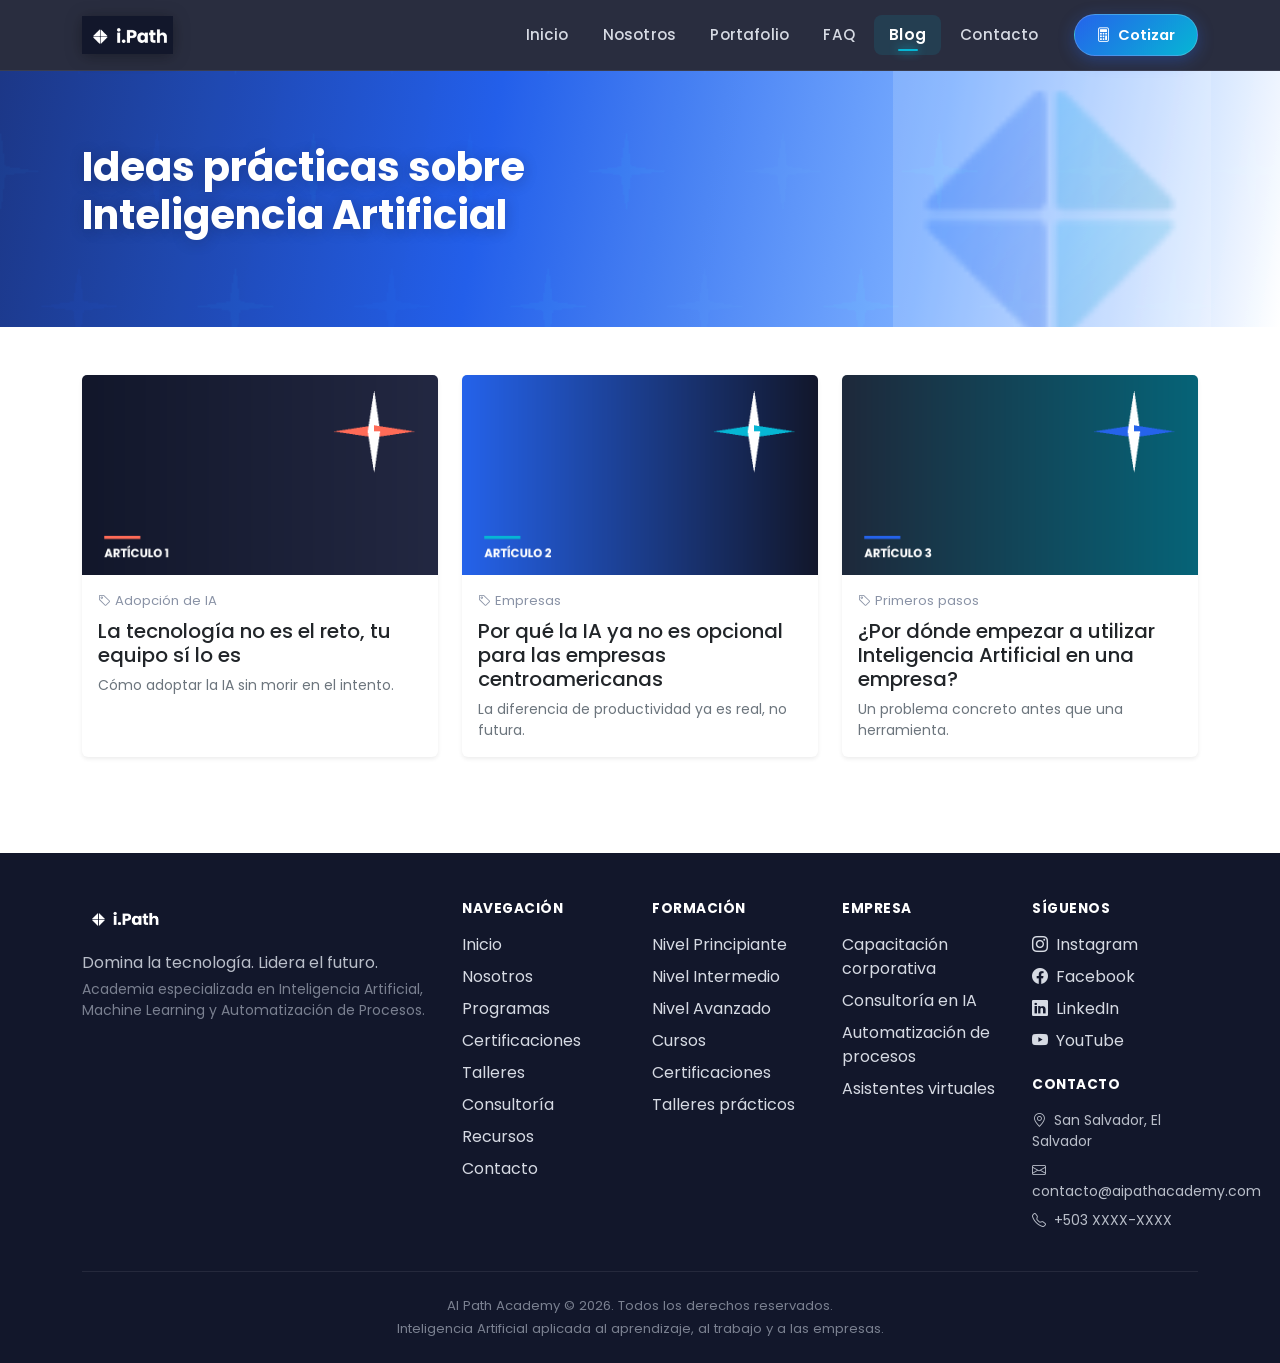
<file: blog/index.html>
<!DOCTYPE html>
<html lang="es">
<head>
<meta charset="UTF-8">
<meta name="viewport" content="width=device-width, initial-scale=1.0">
<title>Blog — AI Path Academy</title>
<meta name="description" content="Artículos sobre Inteligencia Artificial, adopción tecnológica y automatización para empresas y profesionales.">
<link rel="icon" type="image/png" href="../img/favicon-32.png">
<link rel="apple-touch-icon" href="../img/apple-touch-icon.png">
<link rel="preconnect" href="https://fonts.googleapis.com">
<link href="https://fonts.googleapis.com/css2?family=Poppins:ital,wght@0,300;0,400;0,500;0,600;0,700;1,400&display=swap" rel="stylesheet">
<link rel="stylesheet" href="../css/bootstrap.min.css">
<link rel="stylesheet" href="../css/bootstrap-icons.min.css">
<link rel="stylesheet" href="../css/styles.css">
</head>
<body><header>
  <nav class="navbar navbar-expand-lg navbar-dark bg-tinta navbar-aipath sticky-top">
    <div class="container">
      <a class="navbar-brand" href="../index.html">
        <img src="../img/logo-mono-negativo.png" alt="AI Path Academy">
      </a>
      <button class="navbar-toggler" type="button" data-bs-toggle="collapse" data-bs-target="#navMain" aria-controls="navMain" aria-expanded="false" aria-label="Abrir menú">
        <span class="navbar-toggler-icon"></span>
      </button>
      <div class="collapse navbar-collapse" id="navMain">
        <ul class="navbar-nav ms-auto align-items-lg-center">
          <li class="nav-item"><a class="nav-link" href="../index.html">Inicio</a></li>
          <li class="nav-item"><a class="nav-link" href="../nosotros.html">Nosotros</a></li>
          <li class="nav-item"><a class="nav-link" href="../portafolio.html">Portafolio</a></li>
          <li class="nav-item"><a class="nav-link" href="../faq.html">FAQ</a></li>
          <li class="nav-item"><a class="nav-link active" href="../blog/index.html">Blog</a></li>
          <li class="nav-item"><a class="nav-link" href="../contacto.html">Contacto</a></li>
          <li class="nav-item ms-lg-3 mt-2 mt-lg-0">
            <a class="btn btn-nav-cotizar" href="../cotizaciones.html"><i class="bi bi-calculator"></i><span>Cotizar</span></a>
          </li>
        </ul>
      </div>
    </div>
  </nav>
</header>

<main>

  <section class="page-header">
    <div class="container">
      <h1 class="display-6 fw-bold">Ideas prácticas sobre Inteligencia Artificial</h1>
    </div>
  </section>

  <section class="py-5">
    <div class="container">
      <div class="row g-4">
        <div class="col-md-4">
          <div class="card blog-card h-100 border-0 shadow-sm">
            <img src="../img/blog-articulo-1.png" class="card-img-top" alt="Artículo 1">
            <div class="card-body">
              <p class="blog-meta mb-2"><i class="bi bi-tag me-1"></i>Adopción de IA</p>
              <h2 class="h5"><a href="articulo-1.html" class="text-decoration-none text-dark stretched-link">La tecnología no es el reto, tu equipo sí lo es</a></h2>
              <p class="text-secondary small mb-0">Cómo adoptar la IA sin morir en el intento.</p>
            </div>
          </div>
        </div>
        <div class="col-md-4">
          <div class="card blog-card h-100 border-0 shadow-sm">
            <img src="../img/blog-articulo-2.png" class="card-img-top" alt="Artículo 2">
            <div class="card-body">
              <p class="blog-meta mb-2"><i class="bi bi-tag me-1"></i>Empresas</p>
              <h2 class="h5"><a href="articulo-2.html" class="text-decoration-none text-dark stretched-link">Por qué la IA ya no es opcional para las empresas centroamericanas</a></h2>
              <p class="text-secondary small mb-0">La diferencia de productividad ya es real, no futura.</p>
            </div>
          </div>
        </div>
        <div class="col-md-4">
          <div class="card blog-card h-100 border-0 shadow-sm">
            <img src="../img/blog-articulo-3.png" class="card-img-top" alt="Artículo 3">
            <div class="card-body">
              <p class="blog-meta mb-2"><i class="bi bi-tag me-1"></i>Primeros pasos</p>
              <h2 class="h5"><a href="articulo-3.html" class="text-decoration-none text-dark stretched-link">¿Por dónde empezar a utilizar Inteligencia Artificial en una empresa?</a></h2>
              <p class="text-secondary small mb-0">Un problema concreto antes que una herramienta.</p>
            </div>
          </div>
        </div>
      </div>
    </div>
  </section>

</main>
<footer class="footer-aipath pt-5 pb-4 mt-5">
    <div class="container">
      <div class="row gy-4">
        <div class="col-lg-4 col-md-12 mb-3">
          <img src="../img/logo-mono-negativo.png" alt="AI Path Academy" style="height:34px;" class="mb-3">
          <p class="mb-1">Domina la tecnología. Lidera el futuro.</p>
          <p class="small mb-0" style="color:#7A8090;">Academia especializada en Inteligencia Artificial, Machine Learning y Automatización de Procesos.</p>
        </div>
        <div class="col-lg-2 col-6">
          <h6>Navegación</h6>
          <ul class="list-unstyled">
            <li class="mb-2"><a href="../index.html">Inicio</a></li>
            <li class="mb-2"><a href="../nosotros.html">Nosotros</a></li>
            <li class="mb-2"><a href="../portafolio.html">Programas</a></li>
            <li class="mb-2"><a href="../faq.html">Certificaciones</a></li>
            <li class="mb-2"><a href="../portafolio.html#talleres">Talleres</a></li>
            <li class="mb-2"><a href="../portafolio.html#consultoria">Consultoría</a></li>
            <li class="mb-2"><a href="../blog/index.html">Recursos</a></li>
            <li class="mb-2"><a href="../contacto.html">Contacto</a></li>
          </ul>
        </div>
        <div class="col-lg-2 col-6">
          <h6>Formación</h6>
          <ul class="list-unstyled">
            <li class="mb-2"><a href="../portafolio.html#niveles">Nivel Principiante</a></li>
            <li class="mb-2"><a href="../portafolio.html#niveles">Nivel Intermedio</a></li>
            <li class="mb-2"><a href="../portafolio.html#niveles">Nivel Avanzado</a></li>
            <li class="mb-2"><a href="../portafolio.html#niveles">Cursos</a></li>
            <li class="mb-2"><a href="../faq.html">Certificaciones</a></li>
            <li class="mb-2"><a href="../portafolio.html#talleres">Talleres prácticos</a></li>
          </ul>
        </div>
        <div class="col-lg-2 col-6">
          <h6>Empresa</h6>
          <ul class="list-unstyled">
            <li class="mb-2"><a href="../portafolio.html#consultoria">Capacitación corporativa</a></li>
            <li class="mb-2"><a href="../portafolio.html#consultoria">Consultoría en IA</a></li>
            <li class="mb-2"><a href="../portafolio.html#consultoria">Automatización de procesos</a></li>
            <li class="mb-2"><a href="../portafolio.html#niveles">Asistentes virtuales</a></li>
          </ul>
        </div>
        <div class="col-lg-2 col-6">
          <h6>Síguenos</h6>
          <ul class="list-unstyled">
            <li class="mb-2"><a href="#"><i class="bi bi-instagram me-2"></i>Instagram</a></li>
            <li class="mb-2"><a href="#"><i class="bi bi-facebook me-2"></i>Facebook</a></li>
            <li class="mb-2"><a href="#"><i class="bi bi-linkedin me-2"></i>LinkedIn</a></li>
            <li class="mb-2"><a href="#"><i class="bi bi-youtube me-2"></i>YouTube</a></li>
          </ul>
          <h6 class="mt-4">Contacto</h6>
          <ul class="list-unstyled small">
            <li class="mb-2"><i class="bi bi-geo-alt me-2"></i>San Salvador, El Salvador</li>
            <li class="mb-2"><i class="bi bi-envelope me-2"></i>contacto@aipathacademy.com</li>
            <li class="mb-2"><i class="bi bi-telephone me-2"></i>+503 XXXX-XXXX</li>
          </ul>
        </div>
      </div>
      <div class="footer-bottom text-center pt-4 mt-4">
        <p class="mb-1">AI Path Academy &copy; 2026. Todos los derechos reservados.</p>
        <p class="mb-0">Inteligencia Artificial aplicada al aprendizaje, al trabajo y a las empresas.</p>
      </div>
    </div>
  </footer><script src="../js/bootstrap.bundle.min.js"></script>
<script src="../js/main.js"></script>
</body>
</html>
</file>
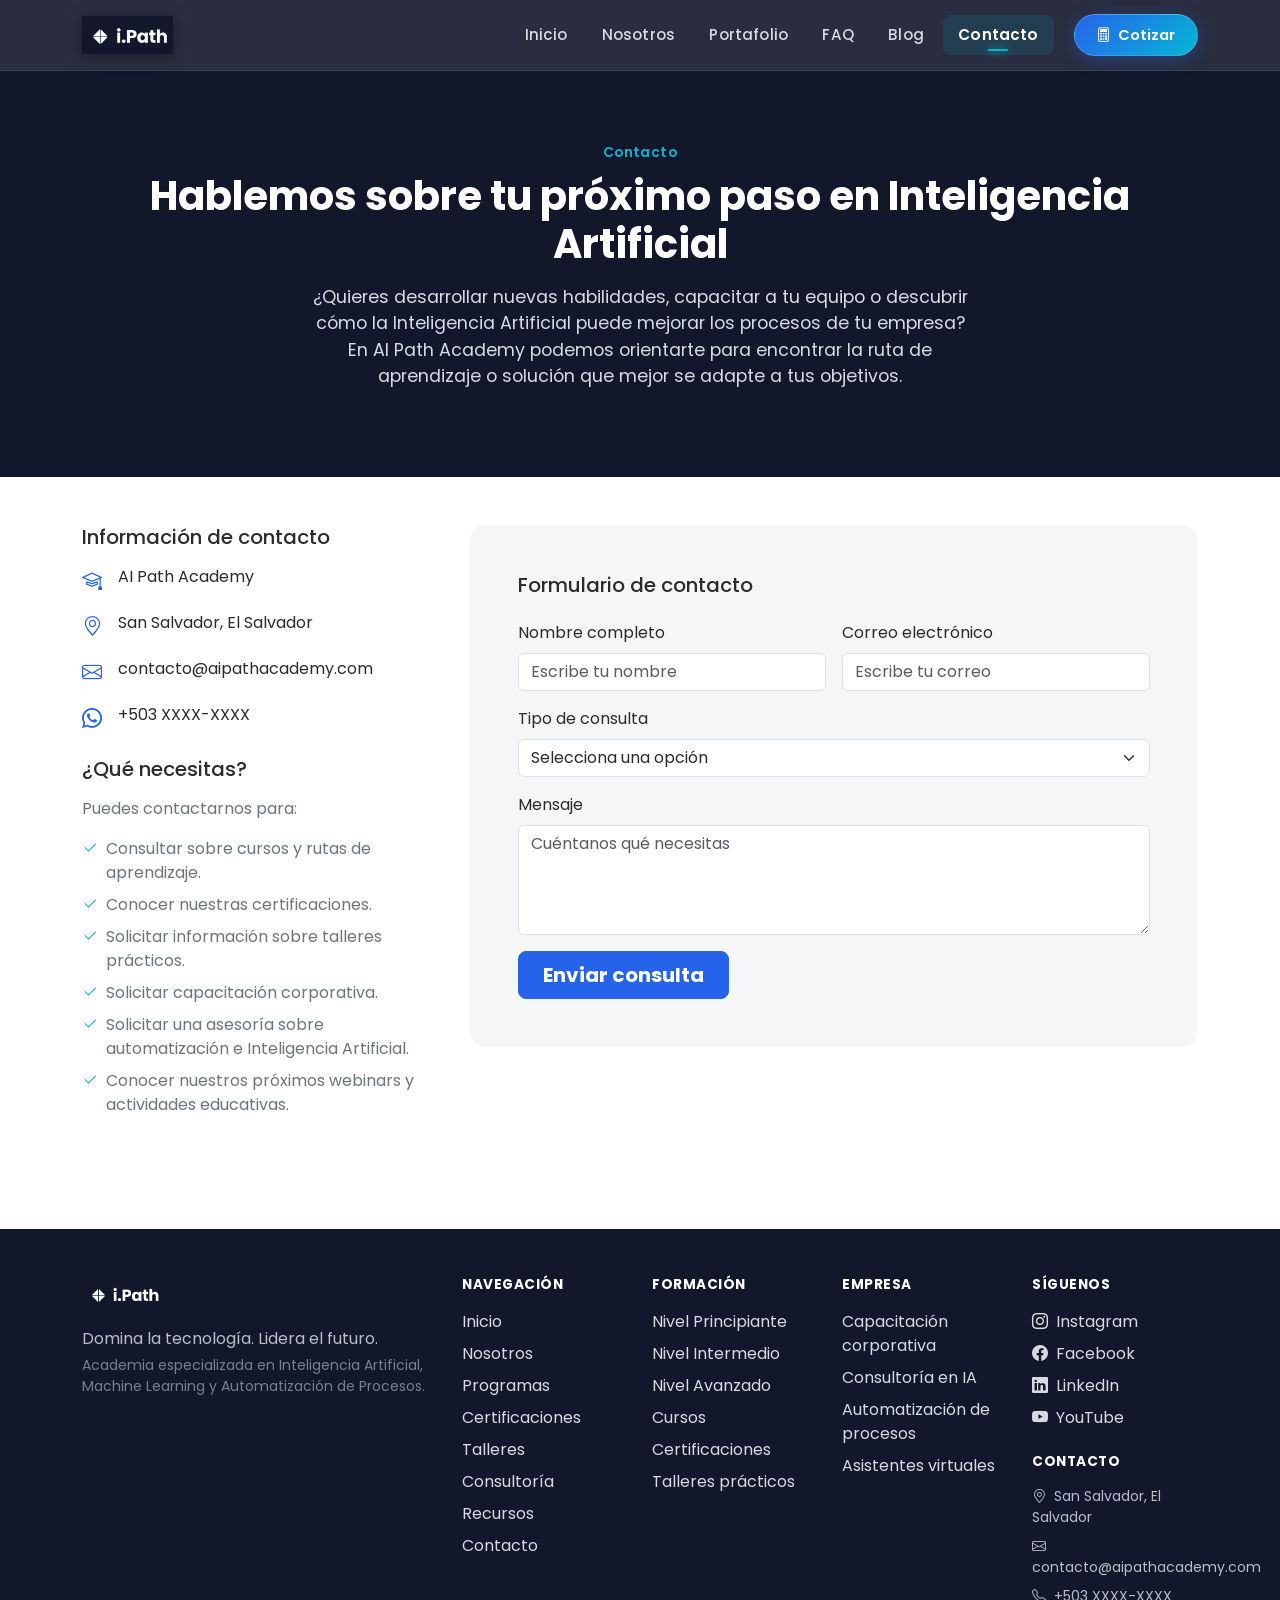
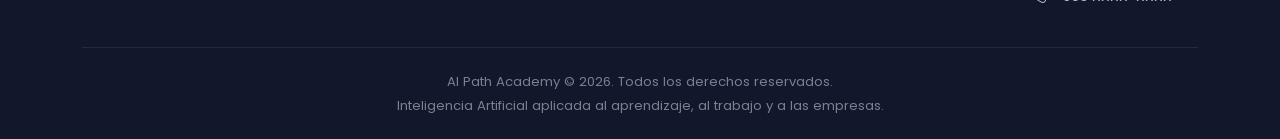
<file: contacto.html>
<!DOCTYPE html>
<html lang="es">
<head>
<meta charset="UTF-8">
<meta name="viewport" content="width=device-width, initial-scale=1.0">
<title>Contacto — AI Path Academy</title>
<meta name="description" content="Hablemos sobre tu próximo paso en Inteligencia Artificial. Contacta a AI Path Academy.">
<link rel="icon" type="image/png" href="img/favicon-32.png">
<link rel="apple-touch-icon" href="img/apple-touch-icon.png">
<link rel="preconnect" href="https://fonts.googleapis.com">
<link href="https://fonts.googleapis.com/css2?family=Poppins:ital,wght@0,300;0,400;0,500;0,600;0,700;1,400&display=swap" rel="stylesheet">
<link rel="stylesheet" href="css/bootstrap.min.css">
<link rel="stylesheet" href="css/bootstrap-icons.min.css">
<link rel="stylesheet" href="css/styles.css">
</head>
<body><header>
  <nav class="navbar navbar-expand-lg navbar-dark bg-tinta navbar-aipath sticky-top">
    <div class="container">
      <a class="navbar-brand" href="index.html">
        <img src="img/logo-mono-negativo.png" alt="AI Path Academy">
      </a>
      <button class="navbar-toggler" type="button" data-bs-toggle="collapse" data-bs-target="#navMain" aria-controls="navMain" aria-expanded="false" aria-label="Abrir menú">
        <span class="navbar-toggler-icon"></span>
      </button>
      <div class="collapse navbar-collapse" id="navMain">
        <ul class="navbar-nav ms-auto align-items-lg-center">
          <li class="nav-item"><a class="nav-link" href="index.html">Inicio</a></li>
          <li class="nav-item"><a class="nav-link" href="nosotros.html">Nosotros</a></li>
          <li class="nav-item"><a class="nav-link" href="portafolio.html">Portafolio</a></li>
          <li class="nav-item"><a class="nav-link" href="faq.html">FAQ</a></li>
          <li class="nav-item"><a class="nav-link" href="blog/index.html">Blog</a></li>
          <li class="nav-item"><a class="nav-link active" href="contacto.html">Contacto</a></li>
          <li class="nav-item ms-lg-3 mt-2 mt-lg-0">
            <a class="btn btn-nav-cotizar" href="cotizaciones.html"><i class="bi bi-calculator"></i><span>Cotizar</span></a>
          </li>
        </ul>
      </div>
    </div>
  </nav>
</header>

<main>

  <section class="py-5 bg-tinta text-white">
    <div class="container text-center py-4">
      <p class="section-eyebrow text-cian-path mb-2">Contacto</p>
      <h1 class="display-6 fw-bold">Hablemos sobre tu próximo paso en Inteligencia Artificial</h1>
      <p class="hero-lead mx-auto mt-3">¿Quieres desarrollar nuevas habilidades, capacitar a tu equipo o descubrir cómo la Inteligencia Artificial puede mejorar los procesos de tu empresa? En AI Path Academy podemos orientarte para encontrar la ruta de aprendizaje o solución que mejor se adapte a tus objetivos.</p>
    </div>
  </section>

  <section class="py-5">
    <div class="container">
      <div class="row g-5">

        <!-- INFO -->
        <div class="col-lg-4">
          <h2 class="h5 mb-3">Información de contacto</h2>
          <ul class="list-unstyled mb-4">
            <li class="d-flex gap-3 mb-3"><i class="bi bi-mortarboard text-azul-path fs-5"></i><span>AI Path Academy</span></li>
            <li class="d-flex gap-3 mb-3"><i class="bi bi-geo-alt text-azul-path fs-5"></i><span>San Salvador, El Salvador</span></li>
            <li class="d-flex gap-3 mb-3"><i class="bi bi-envelope text-azul-path fs-5"></i><span>contacto@aipathacademy.com</span></li>
            <li class="d-flex gap-3 mb-3"><i class="bi bi-whatsapp text-azul-path fs-5"></i><span>+503 XXXX-XXXX</span></li>
          </ul>

          <h2 class="h5 mb-3">¿Qué necesitas?</h2>
          <p class="text-secondary">Puedes contactarnos para:</p>
          <ul class="list-unstyled">
            <li class="d-flex gap-2 mb-2"><i class="bi bi-check2 text-cian-path"></i><span class="text-secondary">Consultar sobre cursos y rutas de aprendizaje.</span></li>
            <li class="d-flex gap-2 mb-2"><i class="bi bi-check2 text-cian-path"></i><span class="text-secondary">Conocer nuestras certificaciones.</span></li>
            <li class="d-flex gap-2 mb-2"><i class="bi bi-check2 text-cian-path"></i><span class="text-secondary">Solicitar información sobre talleres prácticos.</span></li>
            <li class="d-flex gap-2 mb-2"><i class="bi bi-check2 text-cian-path"></i><span class="text-secondary">Solicitar capacitación corporativa.</span></li>
            <li class="d-flex gap-2 mb-2"><i class="bi bi-check2 text-cian-path"></i><span class="text-secondary">Solicitar una asesoría sobre automatización e Inteligencia Artificial.</span></li>
            <li class="d-flex gap-2 mb-2"><i class="bi bi-check2 text-cian-path"></i><span class="text-secondary">Conocer nuestros próximos webinars y actividades educativas.</span></li>
          </ul>
        </div>

        <!-- FORM -->
        <div class="col-lg-8">
          <div class="p-4 p-lg-5 bg-soft rounded-4">
            <h2 class="h5 mb-4">Formulario de contacto</h2>

            <div id="formAlert" class="alert alert-success d-none" role="alert">
              <i class="bi bi-check-circle-fill me-2"></i>Tu consulta fue enviada. Te responderemos pronto.
            </div>

            <form id="contactForm" novalidate>
              <div class="row g-3">
                <div class="col-md-6">
                  <label for="nombre" class="form-label">Nombre completo</label>
                  <input type="text" class="form-control" id="nombre" placeholder="Escribe tu nombre" required>
                  <div class="invalid-feedback">Por favor escribe tu nombre.</div>
                </div>
                <div class="col-md-6">
                  <label for="correo" class="form-label">Correo electrónico</label>
                  <input type="email" class="form-control" id="correo" placeholder="Escribe tu correo" required>
                  <div class="invalid-feedback">Por favor escribe un correo válido.</div>
                </div>
                <div class="col-12">
                  <label for="tipoConsulta" class="form-label">Tipo de consulta</label>
                  <select class="form-select" id="tipoConsulta" required>
                    <option value="" selected disabled>Selecciona una opción</option>
                    <option>Cursos y programas</option>
                    <option>Certificaciones</option>
                    <option>Talleres</option>
                    <option>Capacitación empresarial</option>
                    <option>Consultoría</option>
                    <option>Información general</option>
                  </select>
                  <div class="invalid-feedback">Selecciona el tipo de consulta.</div>
                </div>
                <div class="col-12">
                  <label for="mensaje" class="form-label">Mensaje</label>
                  <textarea class="form-control" id="mensaje" rows="4" placeholder="Cuéntanos qué necesitas" required></textarea>
                  <div class="invalid-feedback">Cuéntanos qué necesitas.</div>
                </div>
                <div class="col-12">
                  <button type="submit" class="btn btn-azul-path btn-lg px-4">Enviar consulta</button>
                </div>
              </div>
            </form>
          </div>
        </div>
      </div>
    </div>
  </section>

</main>

<script>
(function () {
  const form = document.getElementById('contactForm');
  const alertBox = document.getElementById('formAlert');
  form.addEventListener('submit', function (e) {
    e.preventDefault();
    e.stopPropagation();
    if (!form.checkValidity()) {
      form.classList.add('was-validated');
      return;
    }
    // Front-end únicamente: este Sprint no incluye backend de envío real.
    alertBox.classList.remove('d-none');
    form.reset();
    form.classList.remove('was-validated');
    alertBox.scrollIntoView({ behavior: 'smooth', block: 'center' });
  });
})();
</script>
<footer class="footer-aipath pt-5 pb-4 mt-5">
    <div class="container">
      <div class="row gy-4">
        <div class="col-lg-4 col-md-12 mb-3">
          <img src="img/logo-mono-negativo.png" alt="AI Path Academy" style="height:34px;" class="mb-3">
          <p class="mb-1">Domina la tecnología. Lidera el futuro.</p>
          <p class="small mb-0" style="color:#7A8090;">Academia especializada en Inteligencia Artificial, Machine Learning y Automatización de Procesos.</p>
        </div>
        <div class="col-lg-2 col-6">
          <h6>Navegación</h6>
          <ul class="list-unstyled">
            <li class="mb-2"><a href="index.html">Inicio</a></li>
            <li class="mb-2"><a href="nosotros.html">Nosotros</a></li>
            <li class="mb-2"><a href="portafolio.html">Programas</a></li>
            <li class="mb-2"><a href="faq.html">Certificaciones</a></li>
            <li class="mb-2"><a href="portafolio.html#talleres">Talleres</a></li>
            <li class="mb-2"><a href="portafolio.html#consultoria">Consultoría</a></li>
            <li class="mb-2"><a href="blog/index.html">Recursos</a></li>
            <li class="mb-2"><a href="contacto.html">Contacto</a></li>
          </ul>
        </div>
        <div class="col-lg-2 col-6">
          <h6>Formación</h6>
          <ul class="list-unstyled">
            <li class="mb-2"><a href="portafolio.html#niveles">Nivel Principiante</a></li>
            <li class="mb-2"><a href="portafolio.html#niveles">Nivel Intermedio</a></li>
            <li class="mb-2"><a href="portafolio.html#niveles">Nivel Avanzado</a></li>
            <li class="mb-2"><a href="portafolio.html#niveles">Cursos</a></li>
            <li class="mb-2"><a href="faq.html">Certificaciones</a></li>
            <li class="mb-2"><a href="portafolio.html#talleres">Talleres prácticos</a></li>
          </ul>
        </div>
        <div class="col-lg-2 col-6">
          <h6>Empresa</h6>
          <ul class="list-unstyled">
            <li class="mb-2"><a href="portafolio.html#consultoria">Capacitación corporativa</a></li>
            <li class="mb-2"><a href="portafolio.html#consultoria">Consultoría en IA</a></li>
            <li class="mb-2"><a href="portafolio.html#consultoria">Automatización de procesos</a></li>
            <li class="mb-2"><a href="portafolio.html#niveles">Asistentes virtuales</a></li>
          </ul>
        </div>
        <div class="col-lg-2 col-6">
          <h6>Síguenos</h6>
          <ul class="list-unstyled">
            <li class="mb-2"><a href="#"><i class="bi bi-instagram me-2"></i>Instagram</a></li>
            <li class="mb-2"><a href="#"><i class="bi bi-facebook me-2"></i>Facebook</a></li>
            <li class="mb-2"><a href="#"><i class="bi bi-linkedin me-2"></i>LinkedIn</a></li>
            <li class="mb-2"><a href="#"><i class="bi bi-youtube me-2"></i>YouTube</a></li>
          </ul>
          <h6 class="mt-4">Contacto</h6>
          <ul class="list-unstyled small">
            <li class="mb-2"><i class="bi bi-geo-alt me-2"></i>San Salvador, El Salvador</li>
            <li class="mb-2"><i class="bi bi-envelope me-2"></i>contacto@aipathacademy.com</li>
            <li class="mb-2"><i class="bi bi-telephone me-2"></i>+503 XXXX-XXXX</li>
          </ul>
        </div>
      </div>
      <div class="footer-bottom text-center pt-4 mt-4">
        <p class="mb-1">AI Path Academy &copy; 2026. Todos los derechos reservados.</p>
        <p class="mb-0">Inteligencia Artificial aplicada al aprendizaje, al trabajo y a las empresas.</p>
      </div>
    </div>
  </footer><script src="js/bootstrap.bundle.min.js"></script>
<script src="js/main.js"></script>
</body>
</html>
</file>
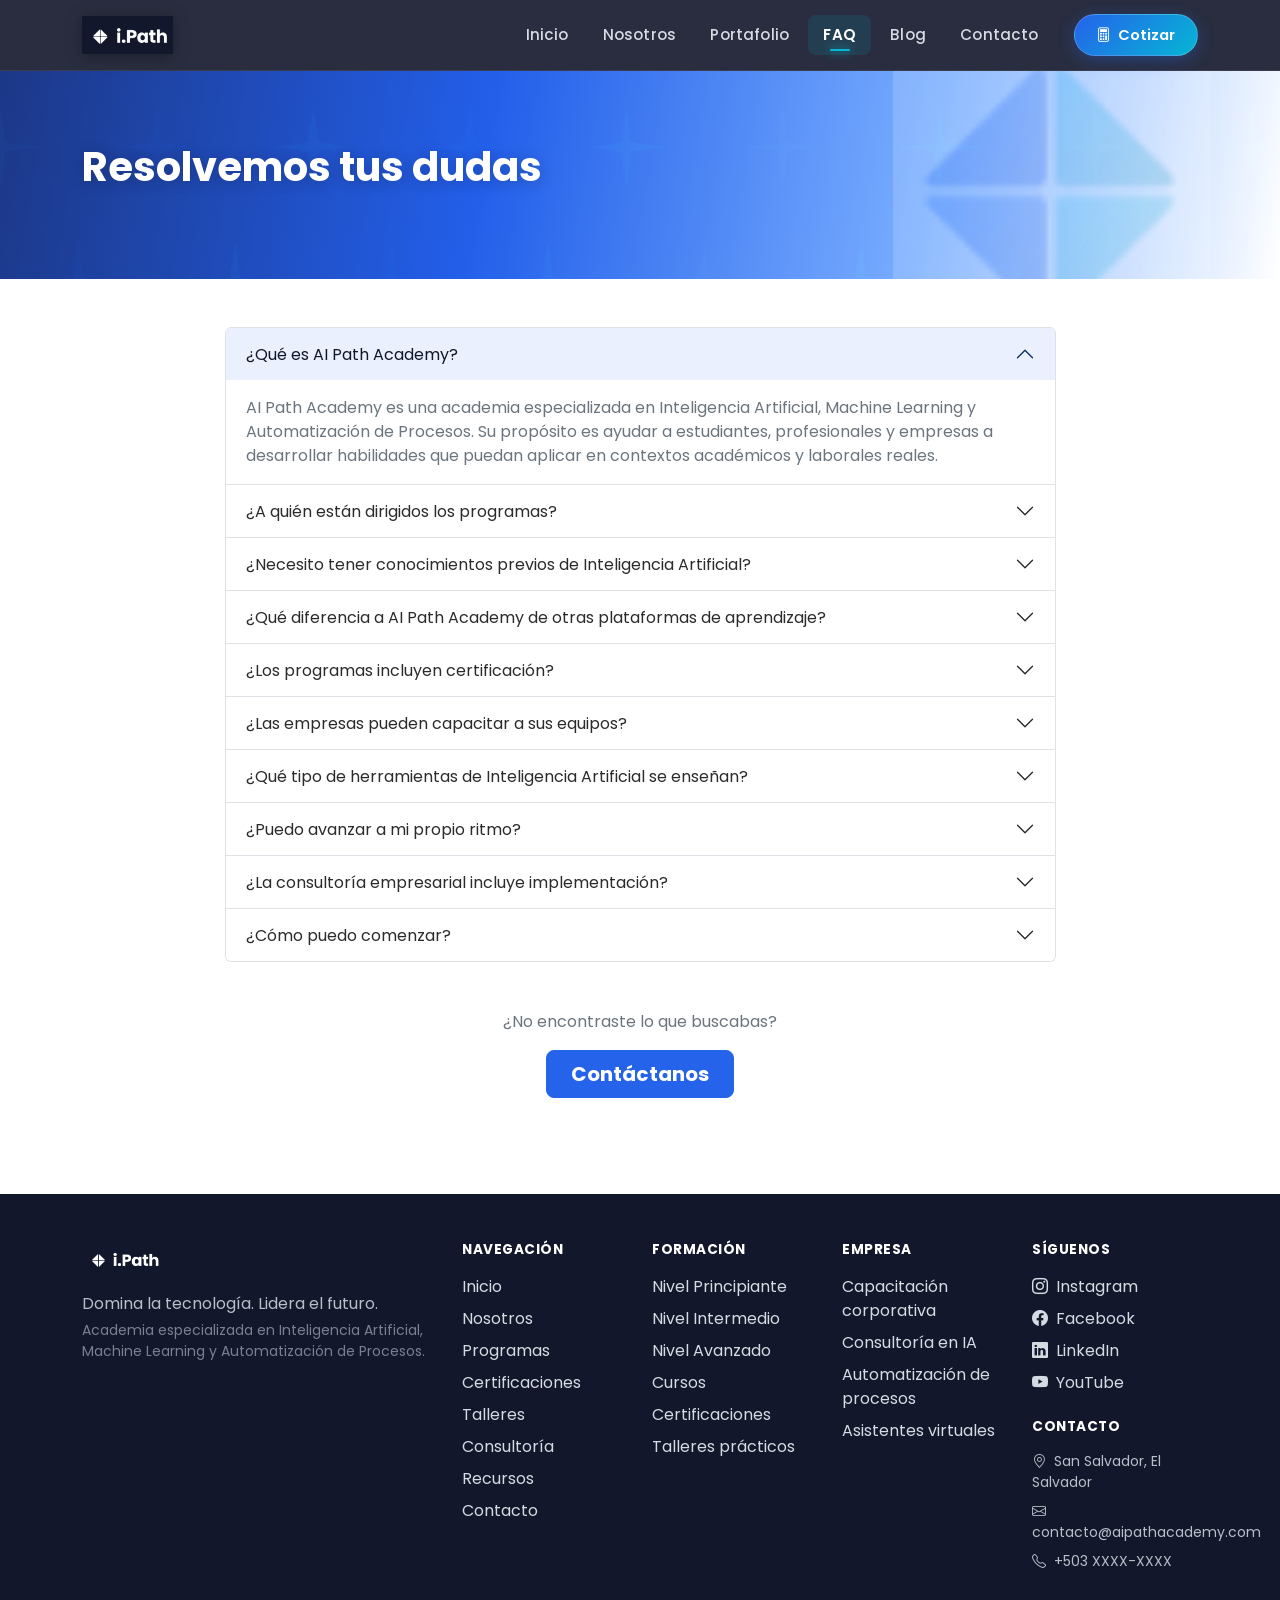
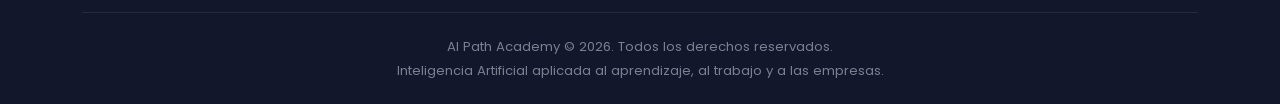
<file: faq.html>
<!DOCTYPE html>
<html lang="es">
<head>
<meta charset="UTF-8">
<meta name="viewport" content="width=device-width, initial-scale=1.0">
<title>Preguntas frecuentes — AI Path Academy</title>
<meta name="description" content="Respuestas a las preguntas más comunes sobre los programas, certificaciones y consultoría de AI Path Academy.">
<link rel="icon" type="image/png" href="img/favicon-32.png">
<link rel="apple-touch-icon" href="img/apple-touch-icon.png">
<link rel="preconnect" href="https://fonts.googleapis.com">
<link href="https://fonts.googleapis.com/css2?family=Poppins:ital,wght@0,300;0,400;0,500;0,600;0,700;1,400&display=swap" rel="stylesheet">
<link rel="stylesheet" href="css/bootstrap.min.css">
<link rel="stylesheet" href="css/bootstrap-icons.min.css">
<link rel="stylesheet" href="css/styles.css">
</head>
<body><header>
  <nav class="navbar navbar-expand-lg navbar-dark bg-tinta navbar-aipath sticky-top">
    <div class="container">
      <a class="navbar-brand" href="index.html">
        <img src="img/logo-mono-negativo.png" alt="AI Path Academy">
      </a>
      <button class="navbar-toggler" type="button" data-bs-toggle="collapse" data-bs-target="#navMain" aria-controls="navMain" aria-expanded="false" aria-label="Abrir menú">
        <span class="navbar-toggler-icon"></span>
      </button>
      <div class="collapse navbar-collapse" id="navMain">
        <ul class="navbar-nav ms-auto align-items-lg-center">
          <li class="nav-item"><a class="nav-link" href="index.html">Inicio</a></li>
          <li class="nav-item"><a class="nav-link" href="nosotros.html">Nosotros</a></li>
          <li class="nav-item"><a class="nav-link" href="portafolio.html">Portafolio</a></li>
          <li class="nav-item"><a class="nav-link active" href="faq.html">FAQ</a></li>
          <li class="nav-item"><a class="nav-link" href="blog/index.html">Blog</a></li>
          <li class="nav-item"><a class="nav-link" href="contacto.html">Contacto</a></li>
          <li class="nav-item ms-lg-3 mt-2 mt-lg-0">
            <a class="btn btn-nav-cotizar" href="cotizaciones.html"><i class="bi bi-calculator"></i><span>Cotizar</span></a>
          </li>
        </ul>
      </div>
    </div>
  </nav>
</header>

<main>

  <section class="page-header">
    <div class="container">
      <h1 class="display-6 fw-bold">Resolvemos tus dudas</h1>
    </div>
  </section>

  <section class="py-5">
    <div class="container">
      <div class="row justify-content-center">
        <div class="col-lg-9">
          <div class="accordion" id="faqAccordion">
            
        <div class="accordion-item">
          <h2 class="accordion-header" id="heading0">
            <button class="accordion-button" type="button" data-bs-toggle="collapse" data-bs-target="#collapse0" aria-expanded="true" aria-controls="collapse0">
              ¿Qué es AI Path Academy?
            </button>
          </h2>
          <div id="collapse0" class="accordion-collapse collapse show" aria-labelledby="heading0" data-bs-parent="#faqAccordion">
            <div class="accordion-body text-secondary">
              AI Path Academy es una academia especializada en Inteligencia Artificial, Machine Learning y Automatización de Procesos. Su propósito es ayudar a estudiantes, profesionales y empresas a desarrollar habilidades que puedan aplicar en contextos académicos y laborales reales.
            </div>
          </div>
        </div>
        <div class="accordion-item">
          <h2 class="accordion-header" id="heading1">
            <button class="accordion-button collapsed" type="button" data-bs-toggle="collapse" data-bs-target="#collapse1" aria-expanded="false" aria-controls="collapse1">
              ¿A quién están dirigidos los programas?
            </button>
          </h2>
          <div id="collapse1" class="accordion-collapse collapse" aria-labelledby="heading1" data-bs-parent="#faqAccordion">
            <div class="accordion-body text-secondary">
              Nuestros programas están dirigidos principalmente a tres grupos: estudiantes y recién graduados que desean fortalecer sus competencias tecnológicas, profesionales que buscan aplicar Inteligencia Artificial en su trabajo y empresas que desean capacitar a sus equipos o identificar oportunidades de automatización.
            </div>
          </div>
        </div>
        <div class="accordion-item">
          <h2 class="accordion-header" id="heading2">
            <button class="accordion-button collapsed" type="button" data-bs-toggle="collapse" data-bs-target="#collapse2" aria-expanded="false" aria-controls="collapse2">
              ¿Necesito tener conocimientos previos de Inteligencia Artificial?
            </button>
          </h2>
          <div id="collapse2" class="accordion-collapse collapse" aria-labelledby="heading2" data-bs-parent="#faqAccordion">
            <div class="accordion-body text-secondary">
              No necesariamente. AI Path Academy cuenta con una ruta de aprendizaje progresiva que contempla niveles principiante, intermedio y avanzado. Esto permite comenzar desde los fundamentos y avanzar gradualmente hacia aplicaciones más especializadas.
            </div>
          </div>
        </div>
        <div class="accordion-item">
          <h2 class="accordion-header" id="heading3">
            <button class="accordion-button collapsed" type="button" data-bs-toggle="collapse" data-bs-target="#collapse3" aria-expanded="false" aria-controls="collapse3">
              ¿Qué diferencia a AI Path Academy de otras plataformas de aprendizaje?
            </button>
          </h2>
          <div id="collapse3" class="accordion-collapse collapse" aria-labelledby="heading3" data-bs-parent="#faqAccordion">
            <div class="accordion-body text-secondary">
              AI Path Academy busca combinar formación, aplicación práctica y acompañamiento empresarial. Los contenidos están orientados a situaciones que pueden encontrarse en el entorno laboral, especialmente en el contexto de El Salvador y Centroamérica.
            </div>
          </div>
        </div>
        <div class="accordion-item">
          <h2 class="accordion-header" id="heading4">
            <button class="accordion-button collapsed" type="button" data-bs-toggle="collapse" data-bs-target="#collapse4" aria-expanded="false" aria-controls="collapse4">
              ¿Los programas incluyen certificación?
            </button>
          </h2>
          <div id="collapse4" class="accordion-collapse collapse" aria-labelledby="heading4" data-bs-parent="#faqAccordion">
            <div class="accordion-body text-secondary">
              Sí. La propuesta contempla certificaciones asociadas a los diferentes niveles de aprendizaje. Además, algunas actividades y programas pueden incluir proyectos o ejercicios prácticos que permitan demostrar las competencias desarrolladas.
            </div>
          </div>
        </div>
        <div class="accordion-item">
          <h2 class="accordion-header" id="heading5">
            <button class="accordion-button collapsed" type="button" data-bs-toggle="collapse" data-bs-target="#collapse5" aria-expanded="false" aria-controls="collapse5">
              ¿Las empresas pueden capacitar a sus equipos?
            </button>
          </h2>
          <div id="collapse5" class="accordion-collapse collapse" aria-labelledby="heading5" data-bs-parent="#faqAccordion">
            <div class="accordion-body text-secondary">
              Sí. AI Path Academy ofrece opciones de capacitación corporativa y consultoría. Estas pueden adaptarse a las necesidades de cada organización, desde la introducción a la Inteligencia Artificial hasta la identificación de procesos que podrían beneficiarse de la automatización.
            </div>
          </div>
        </div>
        <div class="accordion-item">
          <h2 class="accordion-header" id="heading6">
            <button class="accordion-button collapsed" type="button" data-bs-toggle="collapse" data-bs-target="#collapse6" aria-expanded="false" aria-controls="collapse6">
              ¿Qué tipo de herramientas de Inteligencia Artificial se enseñan?
            </button>
          </h2>
          <div id="collapse6" class="accordion-collapse collapse" aria-labelledby="heading6" data-bs-parent="#faqAccordion">
            <div class="accordion-body text-secondary">
              Las herramientas dependen del programa y de los objetivos de cada ruta. Los contenidos pueden abordar Inteligencia Artificial Generativa, automatización, análisis de datos, Machine Learning, ingeniería de prompts y asistentes virtuales, entre otras tecnologías.
            </div>
          </div>
        </div>
        <div class="accordion-item">
          <h2 class="accordion-header" id="heading7">
            <button class="accordion-button collapsed" type="button" data-bs-toggle="collapse" data-bs-target="#collapse7" aria-expanded="false" aria-controls="collapse7">
              ¿Puedo avanzar a mi propio ritmo?
            </button>
          </h2>
          <div id="collapse7" class="accordion-collapse collapse" aria-labelledby="heading7" data-bs-parent="#faqAccordion">
            <div class="accordion-body text-secondary">
              La plataforma de aprendizaje está diseñada para permitir que los estudiantes sigan una ruta estructurada y avancen progresivamente. El objetivo es proporcionar una experiencia clara que facilite el seguimiento del aprendizaje y reduzca el abandono.
            </div>
          </div>
        </div>
        <div class="accordion-item">
          <h2 class="accordion-header" id="heading8">
            <button class="accordion-button collapsed" type="button" data-bs-toggle="collapse" data-bs-target="#collapse8" aria-expanded="false" aria-controls="collapse8">
              ¿La consultoría empresarial incluye implementación?
            </button>
          </h2>
          <div id="collapse8" class="accordion-collapse collapse" aria-labelledby="heading8" data-bs-parent="#faqAccordion">
            <div class="accordion-body text-secondary">
              Dependiendo del proyecto, la consultoría puede incluir identificación de oportunidades, recomendaciones de herramientas, diseño de soluciones, capacitación y acompañamiento para la adopción de Inteligencia Artificial y automatización.
            </div>
          </div>
        </div>
        <div class="accordion-item">
          <h2 class="accordion-header" id="heading9">
            <button class="accordion-button collapsed" type="button" data-bs-toggle="collapse" data-bs-target="#collapse9" aria-expanded="false" aria-controls="collapse9">
              ¿Cómo puedo comenzar?
            </button>
          </h2>
          <div id="collapse9" class="accordion-collapse collapse" aria-labelledby="heading9" data-bs-parent="#faqAccordion">
            <div class="accordion-body text-secondary">
              Puedes comenzar identificando el nivel de conocimientos que tienes actualmente y el objetivo que deseas alcanzar. A partir de ahí, AI Path Academy puede orientarte hacia la ruta de aprendizaje, taller o servicio que mejor se adapte a tus necesidades.
            </div>
          </div>
        </div>
          </div>

          <div class="text-center mt-5">
            <p class="text-secondary mb-3">¿No encontraste lo que buscabas?</p>
            <a href="contacto.html" class="btn btn-azul-path btn-lg px-4">Contáctanos</a>
          </div>
        </div>
      </div>
    </div>
  </section>

</main>
<footer class="footer-aipath pt-5 pb-4 mt-5">
    <div class="container">
      <div class="row gy-4">
        <div class="col-lg-4 col-md-12 mb-3">
          <img src="img/logo-mono-negativo.png" alt="AI Path Academy" style="height:34px;" class="mb-3">
          <p class="mb-1">Domina la tecnología. Lidera el futuro.</p>
          <p class="small mb-0" style="color:#7A8090;">Academia especializada en Inteligencia Artificial, Machine Learning y Automatización de Procesos.</p>
        </div>
        <div class="col-lg-2 col-6">
          <h6>Navegación</h6>
          <ul class="list-unstyled">
            <li class="mb-2"><a href="index.html">Inicio</a></li>
            <li class="mb-2"><a href="nosotros.html">Nosotros</a></li>
            <li class="mb-2"><a href="portafolio.html">Programas</a></li>
            <li class="mb-2"><a href="faq.html">Certificaciones</a></li>
            <li class="mb-2"><a href="portafolio.html#talleres">Talleres</a></li>
            <li class="mb-2"><a href="portafolio.html#consultoria">Consultoría</a></li>
            <li class="mb-2"><a href="blog/index.html">Recursos</a></li>
            <li class="mb-2"><a href="contacto.html">Contacto</a></li>
          </ul>
        </div>
        <div class="col-lg-2 col-6">
          <h6>Formación</h6>
          <ul class="list-unstyled">
            <li class="mb-2"><a href="portafolio.html#niveles">Nivel Principiante</a></li>
            <li class="mb-2"><a href="portafolio.html#niveles">Nivel Intermedio</a></li>
            <li class="mb-2"><a href="portafolio.html#niveles">Nivel Avanzado</a></li>
            <li class="mb-2"><a href="portafolio.html#niveles">Cursos</a></li>
            <li class="mb-2"><a href="faq.html">Certificaciones</a></li>
            <li class="mb-2"><a href="portafolio.html#talleres">Talleres prácticos</a></li>
          </ul>
        </div>
        <div class="col-lg-2 col-6">
          <h6>Empresa</h6>
          <ul class="list-unstyled">
            <li class="mb-2"><a href="portafolio.html#consultoria">Capacitación corporativa</a></li>
            <li class="mb-2"><a href="portafolio.html#consultoria">Consultoría en IA</a></li>
            <li class="mb-2"><a href="portafolio.html#consultoria">Automatización de procesos</a></li>
            <li class="mb-2"><a href="portafolio.html#niveles">Asistentes virtuales</a></li>
          </ul>
        </div>
        <div class="col-lg-2 col-6">
          <h6>Síguenos</h6>
          <ul class="list-unstyled">
            <li class="mb-2"><a href="#"><i class="bi bi-instagram me-2"></i>Instagram</a></li>
            <li class="mb-2"><a href="#"><i class="bi bi-facebook me-2"></i>Facebook</a></li>
            <li class="mb-2"><a href="#"><i class="bi bi-linkedin me-2"></i>LinkedIn</a></li>
            <li class="mb-2"><a href="#"><i class="bi bi-youtube me-2"></i>YouTube</a></li>
          </ul>
          <h6 class="mt-4">Contacto</h6>
          <ul class="list-unstyled small">
            <li class="mb-2"><i class="bi bi-geo-alt me-2"></i>San Salvador, El Salvador</li>
            <li class="mb-2"><i class="bi bi-envelope me-2"></i>contacto@aipathacademy.com</li>
            <li class="mb-2"><i class="bi bi-telephone me-2"></i>+503 XXXX-XXXX</li>
          </ul>
        </div>
      </div>
      <div class="footer-bottom text-center pt-4 mt-4">
        <p class="mb-1">AI Path Academy &copy; 2026. Todos los derechos reservados.</p>
        <p class="mb-0">Inteligencia Artificial aplicada al aprendizaje, al trabajo y a las empresas.</p>
      </div>
    </div>
  </footer><script src="js/bootstrap.bundle.min.js"></script>
<script src="js/main.js"></script>
</body>
</html>
</file>
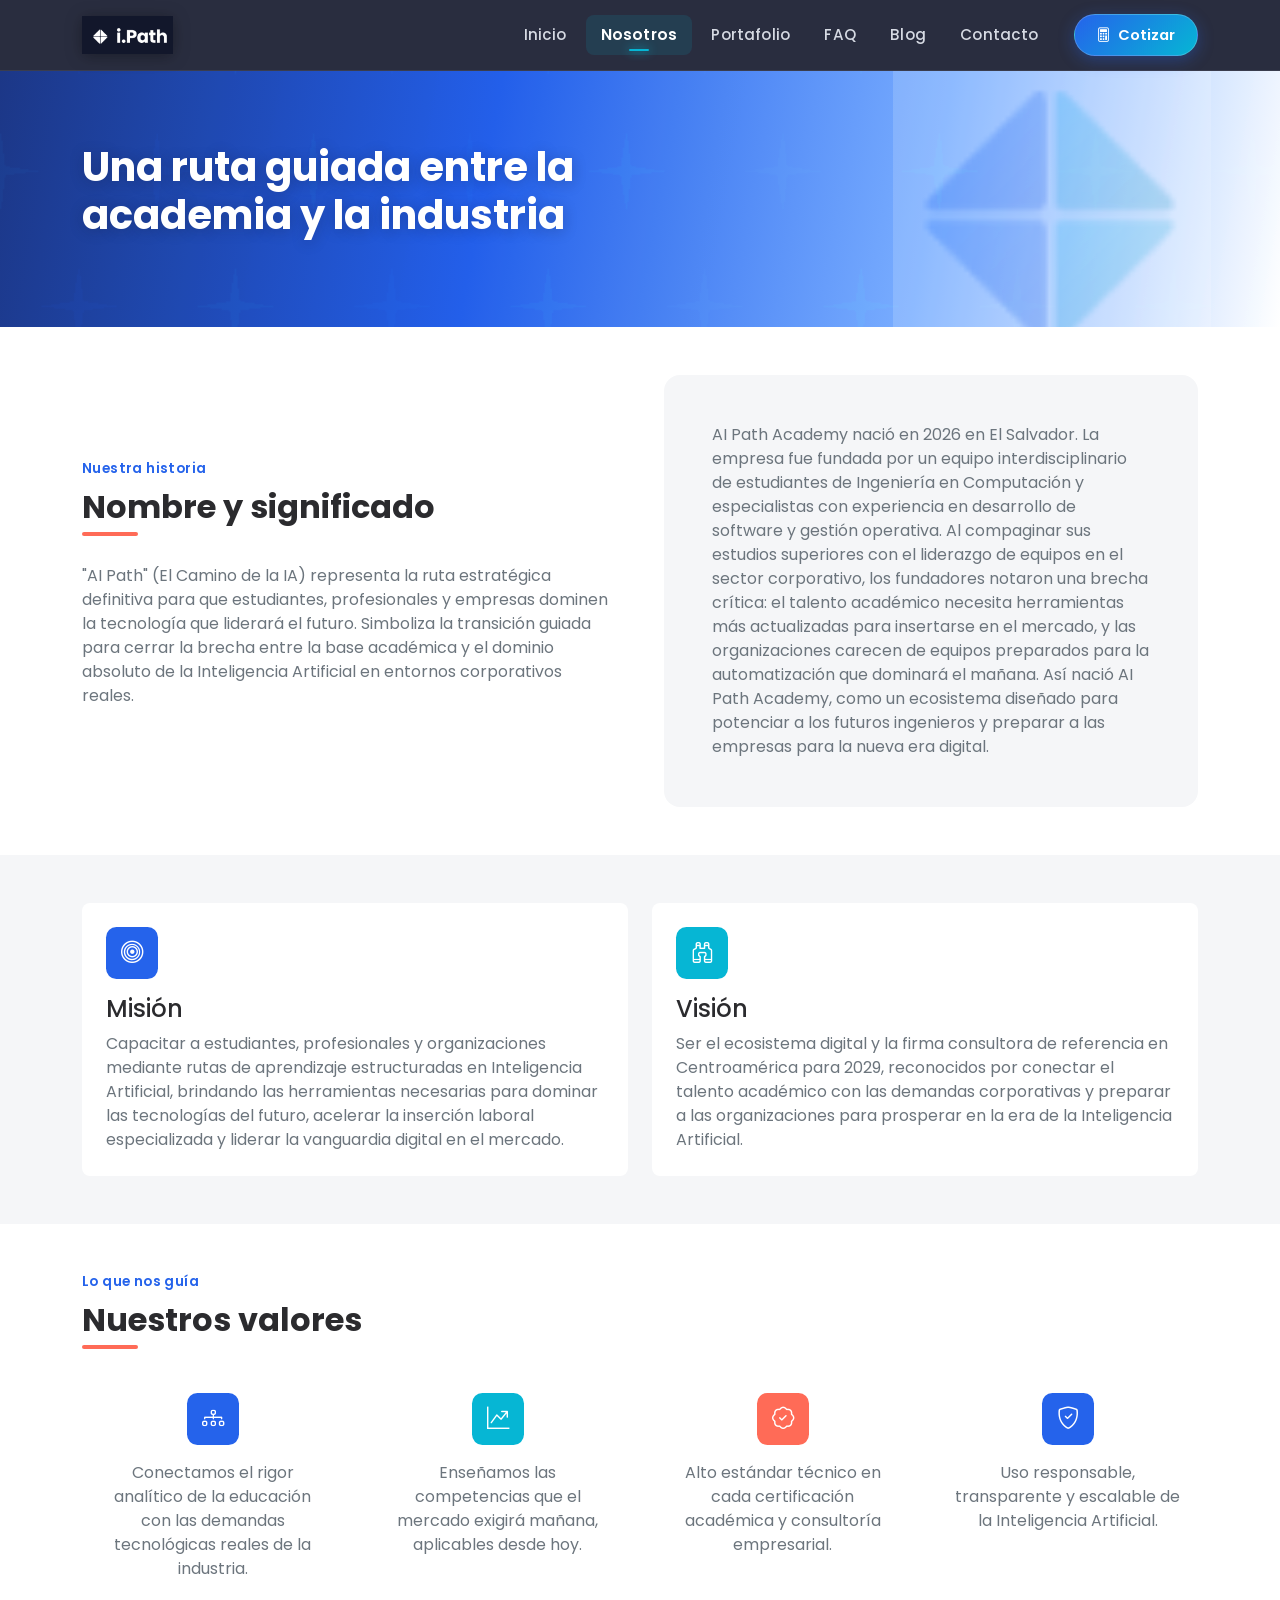
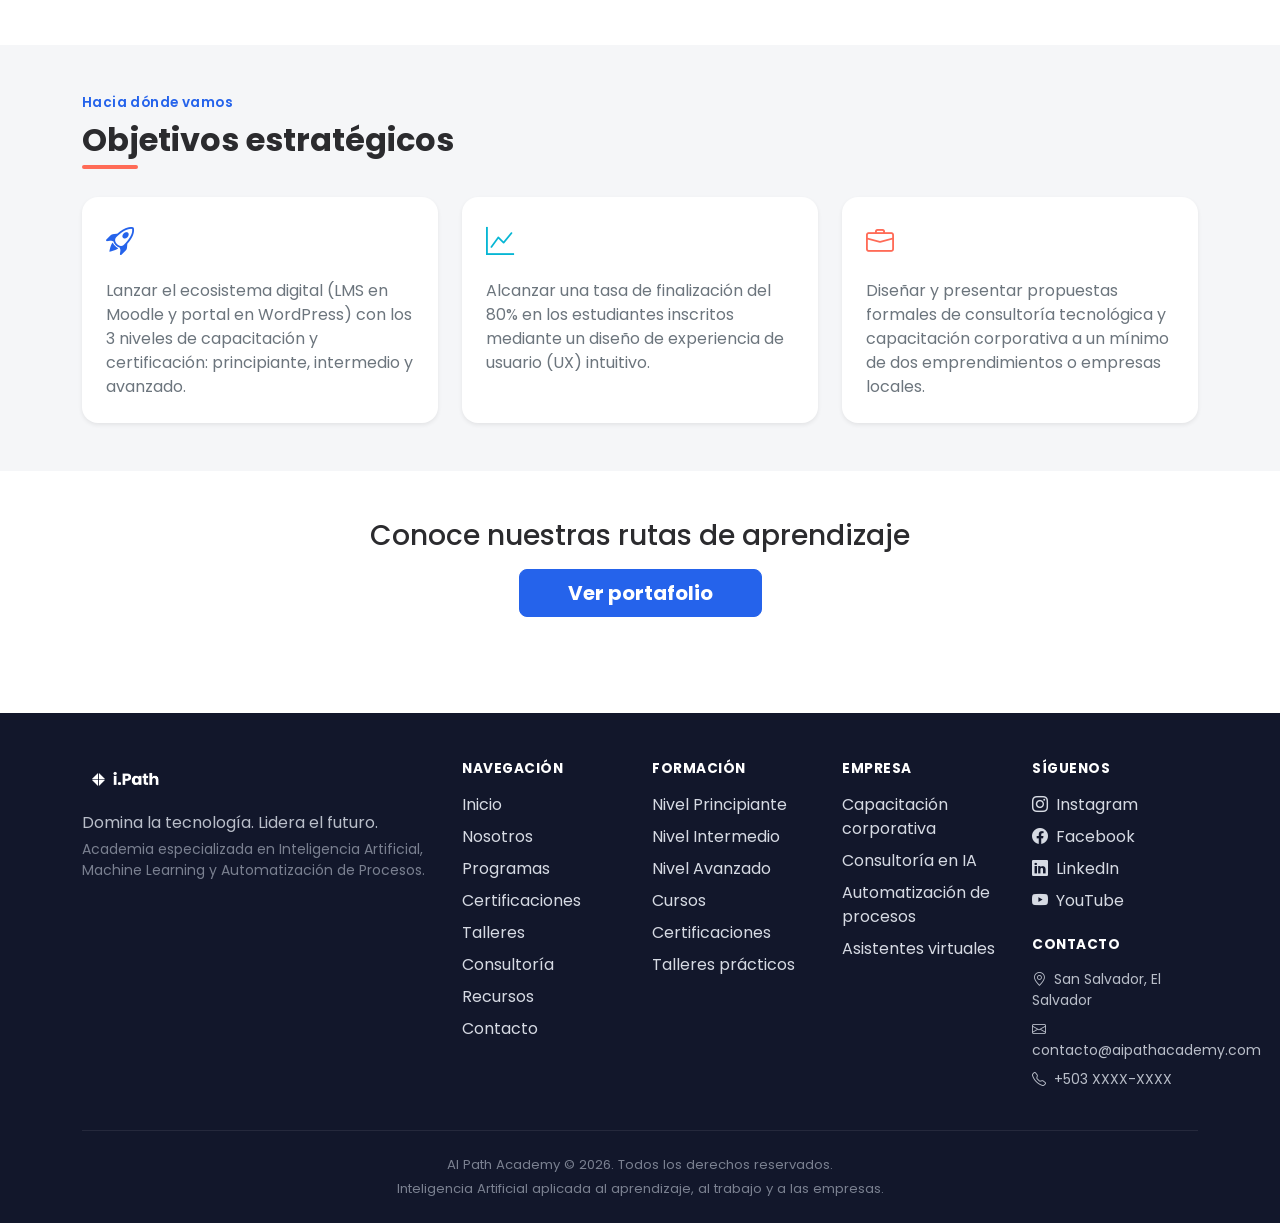
<file: nosotros.html>
<!DOCTYPE html>
<html lang="es">
<head>
<meta charset="UTF-8">
<meta name="viewport" content="width=device-width, initial-scale=1.0">
<title>Nosotros — AI Path Academy</title>
<meta name="description" content="Historia, misión, visión y valores de AI Path Academy.">
<link rel="icon" type="image/png" href="img/favicon-32.png">
<link rel="apple-touch-icon" href="img/apple-touch-icon.png">
<link rel="preconnect" href="https://fonts.googleapis.com">
<link href="https://fonts.googleapis.com/css2?family=Poppins:ital,wght@0,300;0,400;0,500;0,600;0,700;1,400&display=swap" rel="stylesheet">
<link rel="stylesheet" href="css/bootstrap.min.css">
<link rel="stylesheet" href="css/bootstrap-icons.min.css">
<link rel="stylesheet" href="css/styles.css">
</head>
<body><header>
  <nav class="navbar navbar-expand-lg navbar-dark bg-tinta navbar-aipath sticky-top">
    <div class="container">
      <a class="navbar-brand" href="index.html">
        <img src="img/logo-mono-negativo.png" alt="AI Path Academy">
      </a>
      <button class="navbar-toggler" type="button" data-bs-toggle="collapse" data-bs-target="#navMain" aria-controls="navMain" aria-expanded="false" aria-label="Abrir menú">
        <span class="navbar-toggler-icon"></span>
      </button>
      <div class="collapse navbar-collapse" id="navMain">
        <ul class="navbar-nav ms-auto align-items-lg-center">
          <li class="nav-item"><a class="nav-link" href="index.html">Inicio</a></li>
          <li class="nav-item"><a class="nav-link active" href="nosotros.html">Nosotros</a></li>
          <li class="nav-item"><a class="nav-link" href="portafolio.html">Portafolio</a></li>
          <li class="nav-item"><a class="nav-link" href="faq.html">FAQ</a></li>
          <li class="nav-item"><a class="nav-link" href="blog/index.html">Blog</a></li>
          <li class="nav-item"><a class="nav-link" href="contacto.html">Contacto</a></li>
          <li class="nav-item ms-lg-3 mt-2 mt-lg-0">
            <a class="btn btn-nav-cotizar" href="cotizaciones.html"><i class="bi bi-calculator"></i><span>Cotizar</span></a>
          </li>
        </ul>
      </div>
    </div>
  </nav>
</header>

<main>

  <section class="page-header">
    <div class="container">
      <h1 class="display-6 fw-bold">Una ruta guiada entre la academia y la industria</h1>
    </div>
  </section>

  <!-- HISTORIA -->
  <section class="py-5">
    <div class="container">
      <div class="row align-items-center g-5">
        <div class="col-lg-6">
          <p class="section-eyebrow mb-2">Nuestra historia</p>
          <h2 class="section-title">Nombre y significado</h2>
          <p class="text-secondary">"AI Path" (El Camino de la IA) representa la ruta estratégica definitiva para que estudiantes, profesionales y empresas dominen la tecnología que liderará el futuro. Simboliza la transición guiada para cerrar la brecha entre la base académica y el dominio absoluto de la Inteligencia Artificial en entornos corporativos reales.</p>
        </div>
        <div class="col-lg-6">
          <div class="p-4 p-lg-5 bg-soft rounded-4 h-100">
            <p class="mb-0 text-secondary">AI Path Academy nació en 2026 en El Salvador. La empresa fue fundada por un equipo interdisciplinario de estudiantes de Ingeniería en Computación y especialistas con experiencia en desarrollo de software y gestión operativa. Al compaginar sus estudios superiores con el liderazgo de equipos en el sector corporativo, los fundadores notaron una brecha crítica: el talento académico necesita herramientas más actualizadas para insertarse en el mercado, y las organizaciones carecen de equipos preparados para la automatización que dominará el mañana. Así nació AI Path Academy, como un ecosistema diseñado para potenciar a los futuros ingenieros y preparar a las empresas para la nueva era digital.</p>
          </div>
        </div>
      </div>
    </div>
  </section>

  <!-- MISION / VISION -->
  <section class="py-5 bg-soft">
    <div class="container">
      <div class="row g-4">
        <div class="col-md-6">
          <div class="card card-brand h-100 p-4 border-0 bg-white">
            <div class="icon-tile bg-azul-path mb-3"><i class="bi bi-bullseye"></i></div>
            <h2 class="h4">Misión</h2>
            <p class="mb-0 text-secondary">Capacitar a estudiantes, profesionales y organizaciones mediante rutas de aprendizaje estructuradas en Inteligencia Artificial, brindando las herramientas necesarias para dominar las tecnologías del futuro, acelerar la inserción laboral especializada y liderar la vanguardia digital en el mercado.</p>
          </div>
        </div>
        <div class="col-md-6">
          <div class="card card-brand accent-cian h-100 p-4 border-0 bg-white">
            <div class="icon-tile bg-cian-path mb-3"><i class="bi bi-binoculars"></i></div>
            <h2 class="h4">Visión</h2>
            <p class="mb-0 text-secondary">Ser el ecosistema digital y la firma consultora de referencia en Centroamérica para 2029, reconocidos por conectar el talento académico con las demandas corporativas y preparar a las organizaciones para prosperar en la era de la Inteligencia Artificial.</p>
          </div>
        </div>
      </div>
    </div>
  </section>

  <!-- VALORES -->
  <section class="py-5">
    <div class="container">
      <p class="section-eyebrow mb-2">Lo que nos guía</p>
      <h2 class="section-title">Nuestros valores</h2>
      <div class="row g-4">
        <div class="col-md-6 col-lg-3">
          <div class="text-center h-100 p-3">
            <div class="icon-tile bg-azul-path mx-auto mb-3"><i class="bi bi-diagram-3"></i></div>
            <p class="mb-0 text-secondary">Conectamos el rigor analítico de la educación con las demandas tecnológicas reales de la industria.</p>
          </div>
        </div>
        <div class="col-md-6 col-lg-3">
          <div class="text-center h-100 p-3">
            <div class="icon-tile bg-cian-path mx-auto mb-3"><i class="bi bi-graph-up-arrow"></i></div>
            <p class="mb-0 text-secondary">Enseñamos las competencias que el mercado exigirá mañana, aplicables desde hoy.</p>
          </div>
        </div>
        <div class="col-md-6 col-lg-3">
          <div class="text-center h-100 p-3">
            <div class="icon-tile bg-coral mx-auto mb-3"><i class="bi bi-patch-check"></i></div>
            <p class="mb-0 text-secondary">Alto estándar técnico en cada certificación académica y consultoría empresarial.</p>
          </div>
        </div>
        <div class="col-md-6 col-lg-3">
          <div class="text-center h-100 p-3">
            <div class="icon-tile bg-azul-path mx-auto mb-3"><i class="bi bi-shield-check"></i></div>
            <p class="mb-0 text-secondary">Uso responsable, transparente y escalable de la Inteligencia Artificial.</p>
          </div>
        </div>
      </div>
    </div>
  </section>

  <!-- OBJETIVOS ESTRATEGICOS -->
  <section class="py-5 bg-soft">
    <div class="container">
      <p class="section-eyebrow mb-2">Hacia dónde vamos</p>
      <h2 class="section-title">Objetivos estratégicos</h2>
      <div class="row g-4">
        <div class="col-lg-4">
          <div class="p-4 bg-white rounded-4 h-100 shadow-sm">
            <i class="bi bi-rocket-takeoff text-azul-path fs-3"></i>
            <p class="mt-3 mb-0 text-secondary">Lanzar el ecosistema digital (LMS en Moodle y portal en WordPress) con los 3 niveles de capacitación y certificación: principiante, intermedio y avanzado.</p>
          </div>
        </div>
        <div class="col-lg-4">
          <div class="p-4 bg-white rounded-4 h-100 shadow-sm">
            <i class="bi bi-graph-up text-cian-path fs-3"></i>
            <p class="mt-3 mb-0 text-secondary">Alcanzar una tasa de finalización del 80% en los estudiantes inscritos mediante un diseño de experiencia de usuario (UX) intuitivo.</p>
          </div>
        </div>
        <div class="col-lg-4">
          <div class="p-4 bg-white rounded-4 h-100 shadow-sm">
            <i class="bi bi-briefcase text-coral fs-3"></i>
            <p class="mt-3 mb-0 text-secondary">Diseñar y presentar propuestas formales de consultoría tecnológica y capacitación corporativa a un mínimo de dos emprendimientos o empresas locales.</p>
          </div>
        </div>
      </div>
    </div>
  </section>

  <section class="py-5 text-center">
    <div class="container">
      <h2 class="h3 mb-3">Conoce nuestras rutas de aprendizaje</h2>
      <a href="portafolio.html" class="btn btn-azul-path btn-lg px-5">Ver portafolio</a>
    </div>
  </section>

</main>
<footer class="footer-aipath pt-5 pb-4 mt-5">
    <div class="container">
      <div class="row gy-4">
        <div class="col-lg-4 col-md-12 mb-3">
          <img src="img/logo-mono-negativo.png" alt="AI Path Academy" style="height:34px;" class="mb-3">
          <p class="mb-1">Domina la tecnología. Lidera el futuro.</p>
          <p class="small mb-0" style="color:#7A8090;">Academia especializada en Inteligencia Artificial, Machine Learning y Automatización de Procesos.</p>
        </div>
        <div class="col-lg-2 col-6">
          <h6>Navegación</h6>
          <ul class="list-unstyled">
            <li class="mb-2"><a href="index.html">Inicio</a></li>
            <li class="mb-2"><a href="nosotros.html">Nosotros</a></li>
            <li class="mb-2"><a href="portafolio.html">Programas</a></li>
            <li class="mb-2"><a href="faq.html">Certificaciones</a></li>
            <li class="mb-2"><a href="portafolio.html#talleres">Talleres</a></li>
            <li class="mb-2"><a href="portafolio.html#consultoria">Consultoría</a></li>
            <li class="mb-2"><a href="blog/index.html">Recursos</a></li>
            <li class="mb-2"><a href="contacto.html">Contacto</a></li>
          </ul>
        </div>
        <div class="col-lg-2 col-6">
          <h6>Formación</h6>
          <ul class="list-unstyled">
            <li class="mb-2"><a href="portafolio.html#niveles">Nivel Principiante</a></li>
            <li class="mb-2"><a href="portafolio.html#niveles">Nivel Intermedio</a></li>
            <li class="mb-2"><a href="portafolio.html#niveles">Nivel Avanzado</a></li>
            <li class="mb-2"><a href="portafolio.html#niveles">Cursos</a></li>
            <li class="mb-2"><a href="faq.html">Certificaciones</a></li>
            <li class="mb-2"><a href="portafolio.html#talleres">Talleres prácticos</a></li>
          </ul>
        </div>
        <div class="col-lg-2 col-6">
          <h6>Empresa</h6>
          <ul class="list-unstyled">
            <li class="mb-2"><a href="portafolio.html#consultoria">Capacitación corporativa</a></li>
            <li class="mb-2"><a href="portafolio.html#consultoria">Consultoría en IA</a></li>
            <li class="mb-2"><a href="portafolio.html#consultoria">Automatización de procesos</a></li>
            <li class="mb-2"><a href="portafolio.html#niveles">Asistentes virtuales</a></li>
          </ul>
        </div>
        <div class="col-lg-2 col-6">
          <h6>Síguenos</h6>
          <ul class="list-unstyled">
            <li class="mb-2"><a href="#"><i class="bi bi-instagram me-2"></i>Instagram</a></li>
            <li class="mb-2"><a href="#"><i class="bi bi-facebook me-2"></i>Facebook</a></li>
            <li class="mb-2"><a href="#"><i class="bi bi-linkedin me-2"></i>LinkedIn</a></li>
            <li class="mb-2"><a href="#"><i class="bi bi-youtube me-2"></i>YouTube</a></li>
          </ul>
          <h6 class="mt-4">Contacto</h6>
          <ul class="list-unstyled small">
            <li class="mb-2"><i class="bi bi-geo-alt me-2"></i>San Salvador, El Salvador</li>
            <li class="mb-2"><i class="bi bi-envelope me-2"></i>contacto@aipathacademy.com</li>
            <li class="mb-2"><i class="bi bi-telephone me-2"></i>+503 XXXX-XXXX</li>
          </ul>
        </div>
      </div>
      <div class="footer-bottom text-center pt-4 mt-4">
        <p class="mb-1">AI Path Academy &copy; 2026. Todos los derechos reservados.</p>
        <p class="mb-0">Inteligencia Artificial aplicada al aprendizaje, al trabajo y a las empresas.</p>
      </div>
    </div>
  </footer><script src="js/bootstrap.bundle.min.js"></script>
<script src="js/main.js"></script>
</body>
</html>
</file>
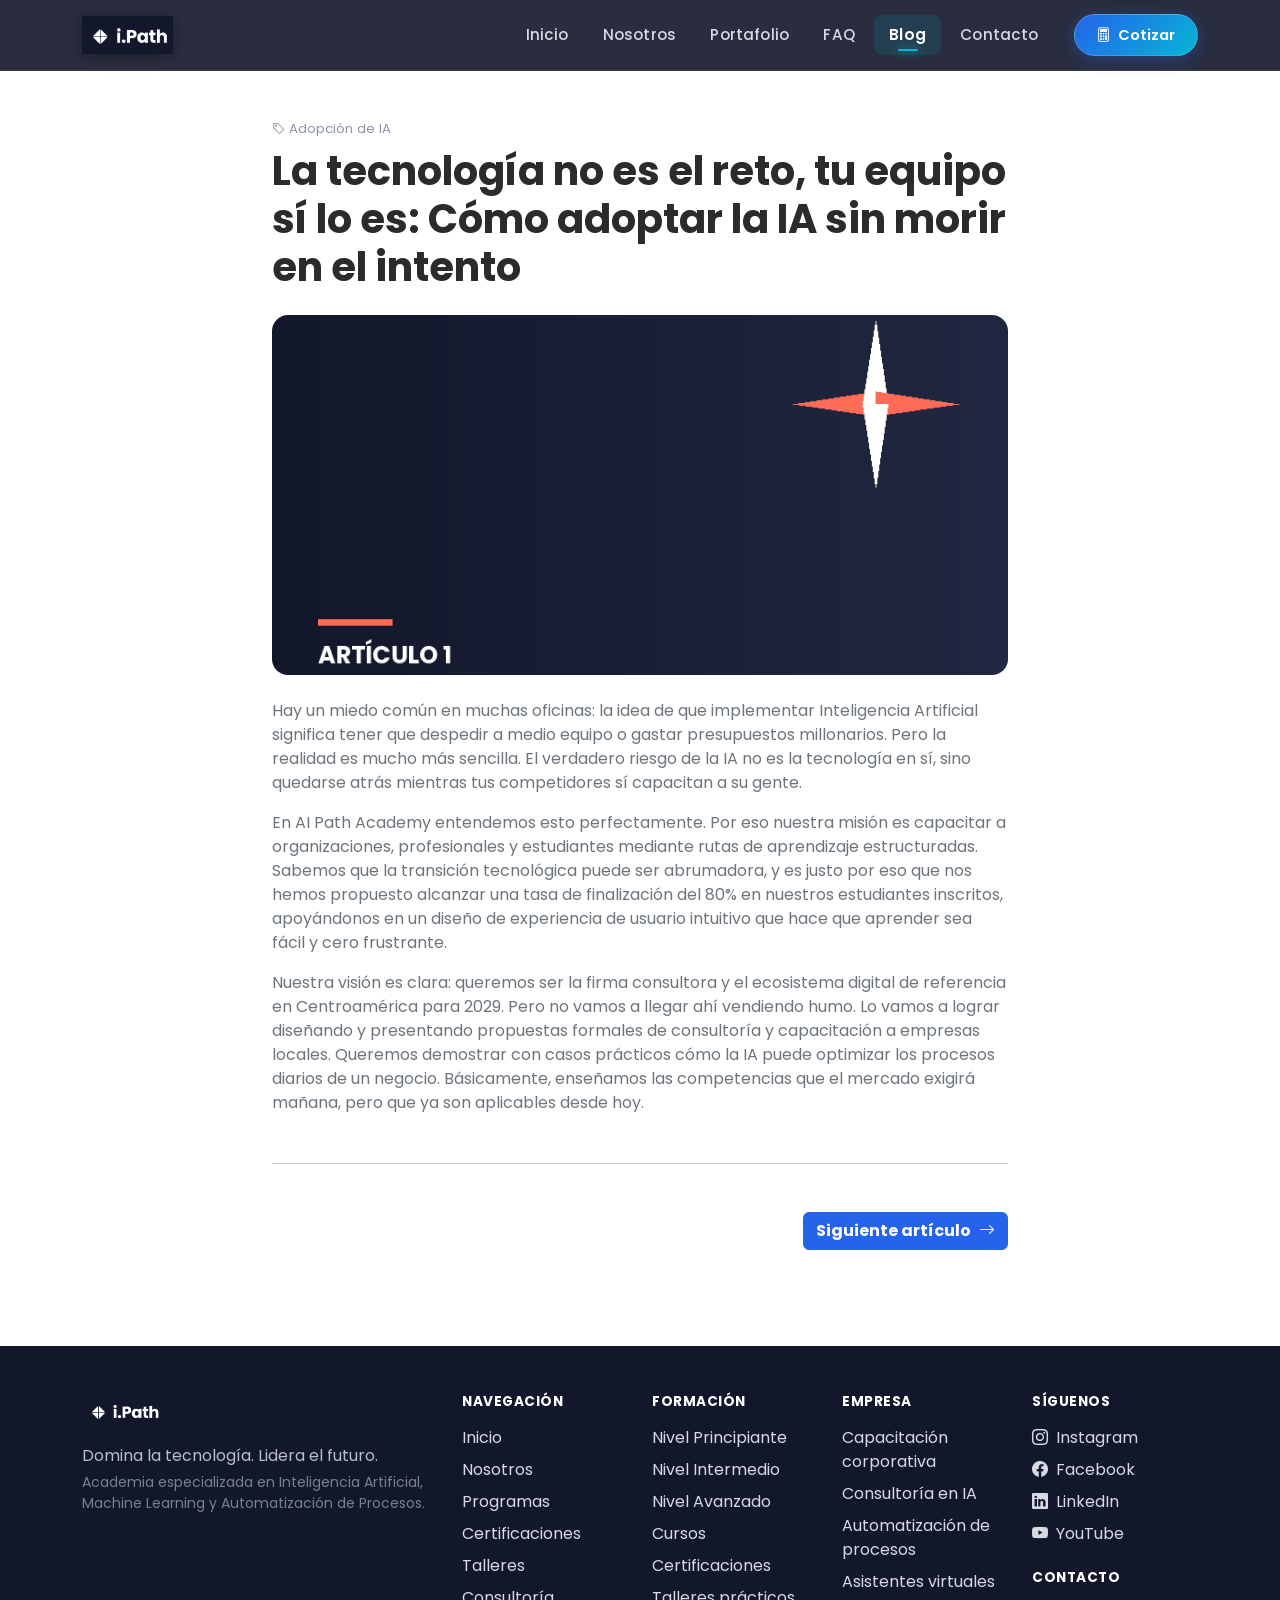
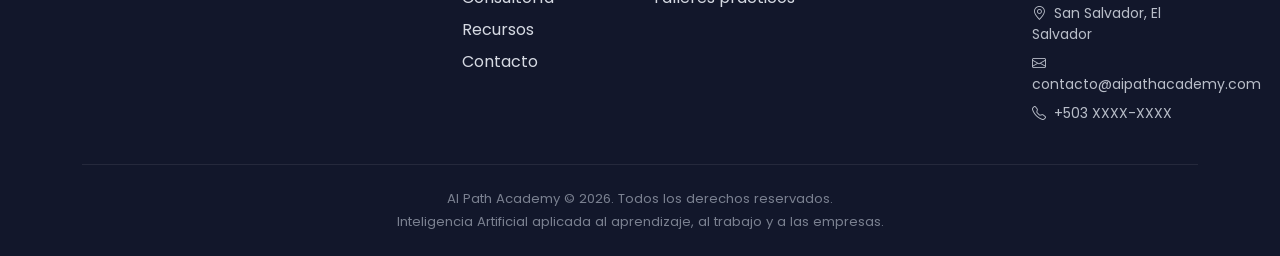
<file: blog/articulo-1.html>
<!DOCTYPE html>
<html lang="es">
<head>
<meta charset="UTF-8">
<meta name="viewport" content="width=device-width, initial-scale=1.0">
<title>La tecnología no es el reto, tu equipo sí lo es — Blog AI Path Academy</title>
<meta name="description" content="La tecnología no es el reto, tu equipo sí lo es">
<link rel="icon" type="image/png" href="../img/favicon-32.png">
<link rel="apple-touch-icon" href="../img/apple-touch-icon.png">
<link rel="preconnect" href="https://fonts.googleapis.com">
<link href="https://fonts.googleapis.com/css2?family=Poppins:ital,wght@0,300;0,400;0,500;0,600;0,700;1,400&display=swap" rel="stylesheet">
<link rel="stylesheet" href="../css/bootstrap.min.css">
<link rel="stylesheet" href="../css/bootstrap-icons.min.css">
<link rel="stylesheet" href="../css/styles.css">
</head>
<body><header>
  <nav class="navbar navbar-expand-lg navbar-dark bg-tinta navbar-aipath sticky-top">
    <div class="container">
      <a class="navbar-brand" href="../index.html">
        <img src="../img/logo-mono-negativo.png" alt="AI Path Academy">
      </a>
      <button class="navbar-toggler" type="button" data-bs-toggle="collapse" data-bs-target="#navMain" aria-controls="navMain" aria-expanded="false" aria-label="Abrir menú">
        <span class="navbar-toggler-icon"></span>
      </button>
      <div class="collapse navbar-collapse" id="navMain">
        <ul class="navbar-nav ms-auto align-items-lg-center">
          <li class="nav-item"><a class="nav-link" href="../index.html">Inicio</a></li>
          <li class="nav-item"><a class="nav-link" href="../nosotros.html">Nosotros</a></li>
          <li class="nav-item"><a class="nav-link" href="../portafolio.html">Portafolio</a></li>
          <li class="nav-item"><a class="nav-link" href="../faq.html">FAQ</a></li>
          <li class="nav-item"><a class="nav-link active" href="../blog/index.html">Blog</a></li>
          <li class="nav-item"><a class="nav-link" href="../contacto.html">Contacto</a></li>
          <li class="nav-item ms-lg-3 mt-2 mt-lg-0">
            <a class="btn btn-nav-cotizar" href="../cotizaciones.html"><i class="bi bi-calculator"></i><span>Cotizar</span></a>
          </li>
        </ul>
      </div>
    </div>
  </nav>
</header>

<main>
  <article class="py-5">
    <div class="container">
      <div class="row justify-content-center">
        <div class="col-lg-8">
          <p class="blog-meta mb-2"><i class="bi bi-tag me-1"></i>Adopción de IA</p>
          <h1 class="mb-4">La tecnología no es el reto, tu equipo sí lo es: Cómo adoptar la IA sin morir en el intento</h1>
          <img src="../img/blog-articulo-1.png" alt="La tecnología no es el reto, tu equipo sí lo es" class="img-fluid rounded-4 mb-4 w-100" style="max-height:360px;object-fit:cover;">

          <p class="text-secondary">Hay un miedo común en muchas oficinas: la idea de que implementar Inteligencia Artificial significa tener que despedir a medio equipo o gastar presupuestos millonarios. Pero la realidad es mucho más sencilla. El verdadero riesgo de la IA no es la tecnología en sí, sino quedarse atrás mientras tus competidores sí capacitan a su gente.</p>
<p class="text-secondary">En AI Path Academy entendemos esto perfectamente. Por eso nuestra misión es capacitar a organizaciones, profesionales y estudiantes mediante rutas de aprendizaje estructuradas. Sabemos que la transición tecnológica puede ser abrumadora, y es justo por eso que nos hemos propuesto alcanzar una tasa de finalización del 80% en nuestros estudiantes inscritos, apoyándonos en un diseño de experiencia de usuario intuitivo que hace que aprender sea fácil y cero frustrante.</p>
<p class="text-secondary">Nuestra visión es clara: queremos ser la firma consultora y el ecosistema digital de referencia en Centroamérica para 2029. Pero no vamos a llegar ahí vendiendo humo. Lo vamos a lograr diseñando y presentando propuestas formales de consultoría y capacitación a empresas locales. Queremos demostrar con casos prácticos cómo la IA puede optimizar los procesos diarios de un negocio. Básicamente, enseñamos las competencias que el mercado exigirá mañana, pero que ya son aplicables desde hoy.</p>


          <hr class="my-5">
          <div class="d-flex justify-content-between flex-wrap gap-3">
            <span></span>
            <a href="articulo-2.html" class="btn btn-azul-path">Siguiente artículo<i class="bi bi-arrow-right ms-2"></i></a>
          </div>
        </div>
      </div>
    </div>
  </article>
</main>
<footer class="footer-aipath pt-5 pb-4 mt-5">
    <div class="container">
      <div class="row gy-4">
        <div class="col-lg-4 col-md-12 mb-3">
          <img src="../img/logo-mono-negativo.png" alt="AI Path Academy" style="height:34px;" class="mb-3">
          <p class="mb-1">Domina la tecnología. Lidera el futuro.</p>
          <p class="small mb-0" style="color:#7A8090;">Academia especializada en Inteligencia Artificial, Machine Learning y Automatización de Procesos.</p>
        </div>
        <div class="col-lg-2 col-6">
          <h6>Navegación</h6>
          <ul class="list-unstyled">
            <li class="mb-2"><a href="../index.html">Inicio</a></li>
            <li class="mb-2"><a href="../nosotros.html">Nosotros</a></li>
            <li class="mb-2"><a href="../portafolio.html">Programas</a></li>
            <li class="mb-2"><a href="../faq.html">Certificaciones</a></li>
            <li class="mb-2"><a href="../portafolio.html#talleres">Talleres</a></li>
            <li class="mb-2"><a href="../portafolio.html#consultoria">Consultoría</a></li>
            <li class="mb-2"><a href="../blog/index.html">Recursos</a></li>
            <li class="mb-2"><a href="../contacto.html">Contacto</a></li>
          </ul>
        </div>
        <div class="col-lg-2 col-6">
          <h6>Formación</h6>
          <ul class="list-unstyled">
            <li class="mb-2"><a href="../portafolio.html#niveles">Nivel Principiante</a></li>
            <li class="mb-2"><a href="../portafolio.html#niveles">Nivel Intermedio</a></li>
            <li class="mb-2"><a href="../portafolio.html#niveles">Nivel Avanzado</a></li>
            <li class="mb-2"><a href="../portafolio.html#niveles">Cursos</a></li>
            <li class="mb-2"><a href="../faq.html">Certificaciones</a></li>
            <li class="mb-2"><a href="../portafolio.html#talleres">Talleres prácticos</a></li>
          </ul>
        </div>
        <div class="col-lg-2 col-6">
          <h6>Empresa</h6>
          <ul class="list-unstyled">
            <li class="mb-2"><a href="../portafolio.html#consultoria">Capacitación corporativa</a></li>
            <li class="mb-2"><a href="../portafolio.html#consultoria">Consultoría en IA</a></li>
            <li class="mb-2"><a href="../portafolio.html#consultoria">Automatización de procesos</a></li>
            <li class="mb-2"><a href="../portafolio.html#niveles">Asistentes virtuales</a></li>
          </ul>
        </div>
        <div class="col-lg-2 col-6">
          <h6>Síguenos</h6>
          <ul class="list-unstyled">
            <li class="mb-2"><a href="#"><i class="bi bi-instagram me-2"></i>Instagram</a></li>
            <li class="mb-2"><a href="#"><i class="bi bi-facebook me-2"></i>Facebook</a></li>
            <li class="mb-2"><a href="#"><i class="bi bi-linkedin me-2"></i>LinkedIn</a></li>
            <li class="mb-2"><a href="#"><i class="bi bi-youtube me-2"></i>YouTube</a></li>
          </ul>
          <h6 class="mt-4">Contacto</h6>
          <ul class="list-unstyled small">
            <li class="mb-2"><i class="bi bi-geo-alt me-2"></i>San Salvador, El Salvador</li>
            <li class="mb-2"><i class="bi bi-envelope me-2"></i>contacto@aipathacademy.com</li>
            <li class="mb-2"><i class="bi bi-telephone me-2"></i>+503 XXXX-XXXX</li>
          </ul>
        </div>
      </div>
      <div class="footer-bottom text-center pt-4 mt-4">
        <p class="mb-1">AI Path Academy &copy; 2026. Todos los derechos reservados.</p>
        <p class="mb-0">Inteligencia Artificial aplicada al aprendizaje, al trabajo y a las empresas.</p>
      </div>
    </div>
  </footer><script src="../js/bootstrap.bundle.min.js"></script>
<script src="../js/main.js"></script>
</body>
</html>
</file>
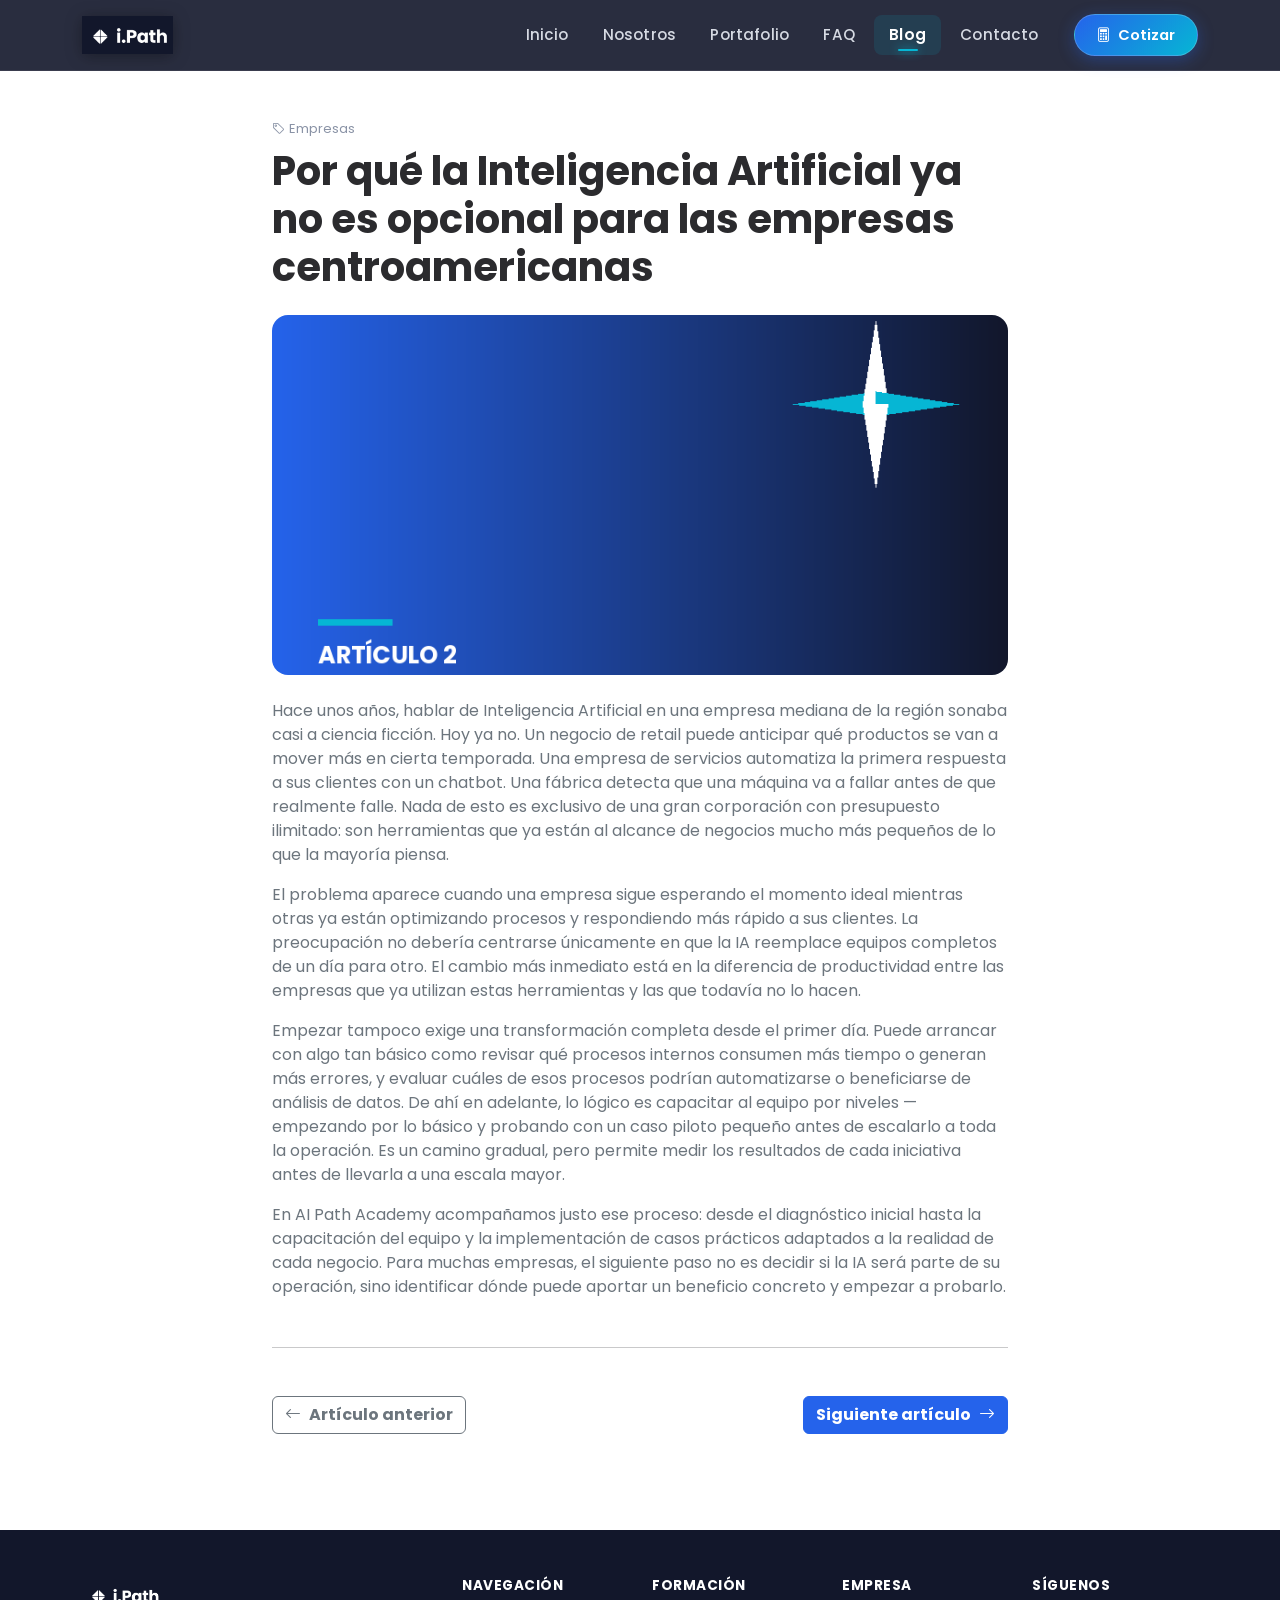
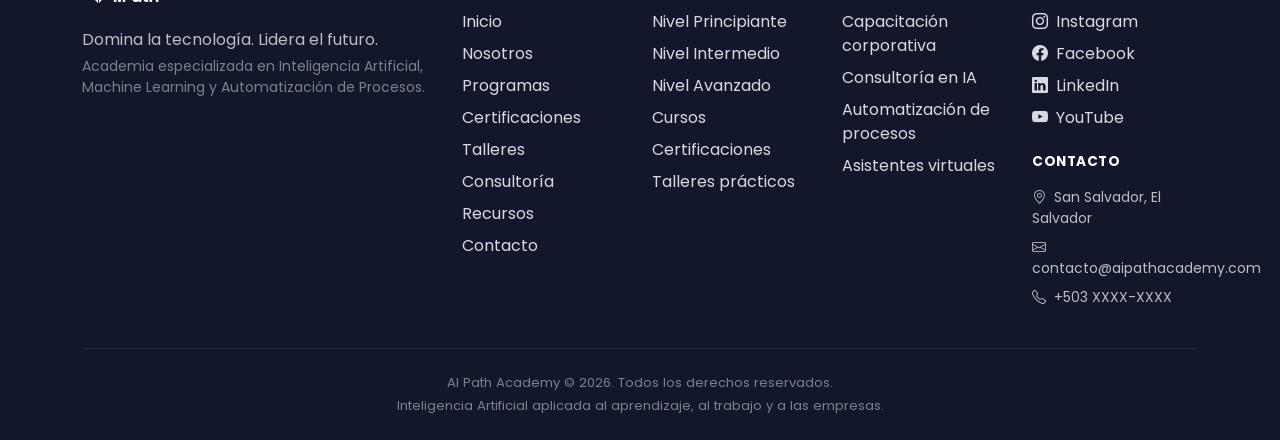
<file: blog/articulo-2.html>
<!DOCTYPE html>
<html lang="es">
<head>
<meta charset="UTF-8">
<meta name="viewport" content="width=device-width, initial-scale=1.0">
<title>Por qué la Inteligencia Artificial ya no es opcional para las empresas centroamericanas — Blog AI Path Academy</title>
<meta name="description" content="Por qué la Inteligencia Artificial ya no es opcional para las empresas centroamericanas">
<link rel="icon" type="image/png" href="../img/favicon-32.png">
<link rel="apple-touch-icon" href="../img/apple-touch-icon.png">
<link rel="preconnect" href="https://fonts.googleapis.com">
<link href="https://fonts.googleapis.com/css2?family=Poppins:ital,wght@0,300;0,400;0,500;0,600;0,700;1,400&display=swap" rel="stylesheet">
<link rel="stylesheet" href="../css/bootstrap.min.css">
<link rel="stylesheet" href="../css/bootstrap-icons.min.css">
<link rel="stylesheet" href="../css/styles.css">
</head>
<body><header>
  <nav class="navbar navbar-expand-lg navbar-dark bg-tinta navbar-aipath sticky-top">
    <div class="container">
      <a class="navbar-brand" href="../index.html">
        <img src="../img/logo-mono-negativo.png" alt="AI Path Academy">
      </a>
      <button class="navbar-toggler" type="button" data-bs-toggle="collapse" data-bs-target="#navMain" aria-controls="navMain" aria-expanded="false" aria-label="Abrir menú">
        <span class="navbar-toggler-icon"></span>
      </button>
      <div class="collapse navbar-collapse" id="navMain">
        <ul class="navbar-nav ms-auto align-items-lg-center">
          <li class="nav-item"><a class="nav-link" href="../index.html">Inicio</a></li>
          <li class="nav-item"><a class="nav-link" href="../nosotros.html">Nosotros</a></li>
          <li class="nav-item"><a class="nav-link" href="../portafolio.html">Portafolio</a></li>
          <li class="nav-item"><a class="nav-link" href="../faq.html">FAQ</a></li>
          <li class="nav-item"><a class="nav-link active" href="../blog/index.html">Blog</a></li>
          <li class="nav-item"><a class="nav-link" href="../contacto.html">Contacto</a></li>
          <li class="nav-item ms-lg-3 mt-2 mt-lg-0">
            <a class="btn btn-nav-cotizar" href="../cotizaciones.html"><i class="bi bi-calculator"></i><span>Cotizar</span></a>
          </li>
        </ul>
      </div>
    </div>
  </nav>
</header>

<main>
  <article class="py-5">
    <div class="container">
      <div class="row justify-content-center">
        <div class="col-lg-8">
          <p class="blog-meta mb-2"><i class="bi bi-tag me-1"></i>Empresas</p>
          <h1 class="mb-4">Por qué la Inteligencia Artificial ya no es opcional para las empresas centroamericanas</h1>
          <img src="../img/blog-articulo-2.png" alt="Por qué la Inteligencia Artificial ya no es opcional para las empresas centroamericanas" class="img-fluid rounded-4 mb-4 w-100" style="max-height:360px;object-fit:cover;">

          <p class="text-secondary">Hace unos años, hablar de Inteligencia Artificial en una empresa mediana de la región sonaba casi a ciencia ficción. Hoy ya no. Un negocio de retail puede anticipar qué productos se van a mover más en cierta temporada. Una empresa de servicios automatiza la primera respuesta a sus clientes con un chatbot. Una fábrica detecta que una máquina va a fallar antes de que realmente falle. Nada de esto es exclusivo de una gran corporación con presupuesto ilimitado: son herramientas que ya están al alcance de negocios mucho más pequeños de lo que la mayoría piensa.</p>
<p class="text-secondary">El problema aparece cuando una empresa sigue esperando el momento ideal mientras otras ya están optimizando procesos y respondiendo más rápido a sus clientes. La preocupación no debería centrarse únicamente en que la IA reemplace equipos completos de un día para otro. El cambio más inmediato está en la diferencia de productividad entre las empresas que ya utilizan estas herramientas y las que todavía no lo hacen.</p>
<p class="text-secondary">Empezar tampoco exige una transformación completa desde el primer día. Puede arrancar con algo tan básico como revisar qué procesos internos consumen más tiempo o generan más errores, y evaluar cuáles de esos procesos podrían automatizarse o beneficiarse de análisis de datos. De ahí en adelante, lo lógico es capacitar al equipo por niveles — empezando por lo básico y probando con un caso piloto pequeño antes de escalarlo a toda la operación. Es un camino gradual, pero permite medir los resultados de cada iniciativa antes de llevarla a una escala mayor.</p>
<p class="text-secondary">En AI Path Academy acompañamos justo ese proceso: desde el diagnóstico inicial hasta la capacitación del equipo y la implementación de casos prácticos adaptados a la realidad de cada negocio. Para muchas empresas, el siguiente paso no es decidir si la IA será parte de su operación, sino identificar dónde puede aportar un beneficio concreto y empezar a probarlo.</p>


          <hr class="my-5">
          <div class="d-flex justify-content-between flex-wrap gap-3">
            <a href="articulo-1.html" class="btn btn-outline-secondary"><i class="bi bi-arrow-left me-2"></i>Artículo anterior</a>
            <a href="articulo-3.html" class="btn btn-azul-path">Siguiente artículo<i class="bi bi-arrow-right ms-2"></i></a>
          </div>
        </div>
      </div>
    </div>
  </article>
</main>
<footer class="footer-aipath pt-5 pb-4 mt-5">
    <div class="container">
      <div class="row gy-4">
        <div class="col-lg-4 col-md-12 mb-3">
          <img src="../img/logo-mono-negativo.png" alt="AI Path Academy" style="height:34px;" class="mb-3">
          <p class="mb-1">Domina la tecnología. Lidera el futuro.</p>
          <p class="small mb-0" style="color:#7A8090;">Academia especializada en Inteligencia Artificial, Machine Learning y Automatización de Procesos.</p>
        </div>
        <div class="col-lg-2 col-6">
          <h6>Navegación</h6>
          <ul class="list-unstyled">
            <li class="mb-2"><a href="../index.html">Inicio</a></li>
            <li class="mb-2"><a href="../nosotros.html">Nosotros</a></li>
            <li class="mb-2"><a href="../portafolio.html">Programas</a></li>
            <li class="mb-2"><a href="../faq.html">Certificaciones</a></li>
            <li class="mb-2"><a href="../portafolio.html#talleres">Talleres</a></li>
            <li class="mb-2"><a href="../portafolio.html#consultoria">Consultoría</a></li>
            <li class="mb-2"><a href="../blog/index.html">Recursos</a></li>
            <li class="mb-2"><a href="../contacto.html">Contacto</a></li>
          </ul>
        </div>
        <div class="col-lg-2 col-6">
          <h6>Formación</h6>
          <ul class="list-unstyled">
            <li class="mb-2"><a href="../portafolio.html#niveles">Nivel Principiante</a></li>
            <li class="mb-2"><a href="../portafolio.html#niveles">Nivel Intermedio</a></li>
            <li class="mb-2"><a href="../portafolio.html#niveles">Nivel Avanzado</a></li>
            <li class="mb-2"><a href="../portafolio.html#niveles">Cursos</a></li>
            <li class="mb-2"><a href="../faq.html">Certificaciones</a></li>
            <li class="mb-2"><a href="../portafolio.html#talleres">Talleres prácticos</a></li>
          </ul>
        </div>
        <div class="col-lg-2 col-6">
          <h6>Empresa</h6>
          <ul class="list-unstyled">
            <li class="mb-2"><a href="../portafolio.html#consultoria">Capacitación corporativa</a></li>
            <li class="mb-2"><a href="../portafolio.html#consultoria">Consultoría en IA</a></li>
            <li class="mb-2"><a href="../portafolio.html#consultoria">Automatización de procesos</a></li>
            <li class="mb-2"><a href="../portafolio.html#niveles">Asistentes virtuales</a></li>
          </ul>
        </div>
        <div class="col-lg-2 col-6">
          <h6>Síguenos</h6>
          <ul class="list-unstyled">
            <li class="mb-2"><a href="#"><i class="bi bi-instagram me-2"></i>Instagram</a></li>
            <li class="mb-2"><a href="#"><i class="bi bi-facebook me-2"></i>Facebook</a></li>
            <li class="mb-2"><a href="#"><i class="bi bi-linkedin me-2"></i>LinkedIn</a></li>
            <li class="mb-2"><a href="#"><i class="bi bi-youtube me-2"></i>YouTube</a></li>
          </ul>
          <h6 class="mt-4">Contacto</h6>
          <ul class="list-unstyled small">
            <li class="mb-2"><i class="bi bi-geo-alt me-2"></i>San Salvador, El Salvador</li>
            <li class="mb-2"><i class="bi bi-envelope me-2"></i>contacto@aipathacademy.com</li>
            <li class="mb-2"><i class="bi bi-telephone me-2"></i>+503 XXXX-XXXX</li>
          </ul>
        </div>
      </div>
      <div class="footer-bottom text-center pt-4 mt-4">
        <p class="mb-1">AI Path Academy &copy; 2026. Todos los derechos reservados.</p>
        <p class="mb-0">Inteligencia Artificial aplicada al aprendizaje, al trabajo y a las empresas.</p>
      </div>
    </div>
  </footer><script src="../js/bootstrap.bundle.min.js"></script>
<script src="../js/main.js"></script>
</body>
</html>
</file>
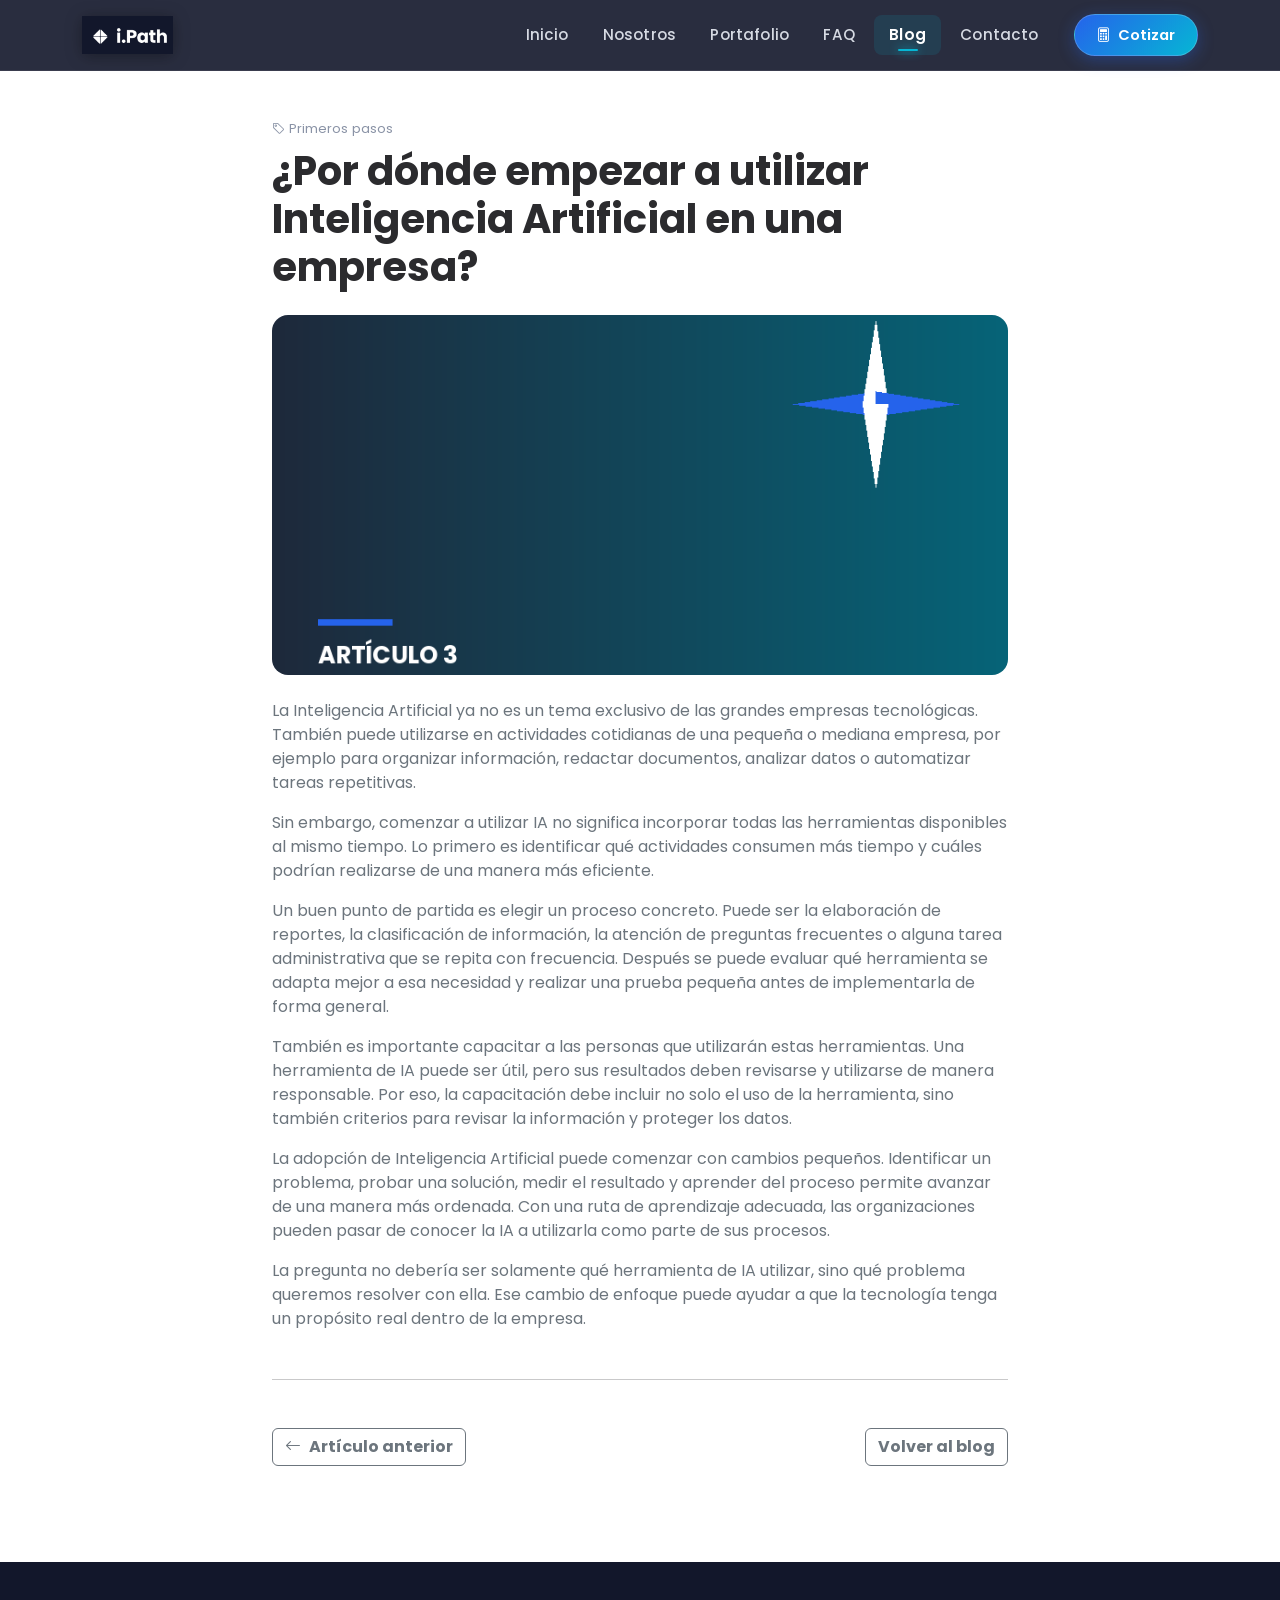
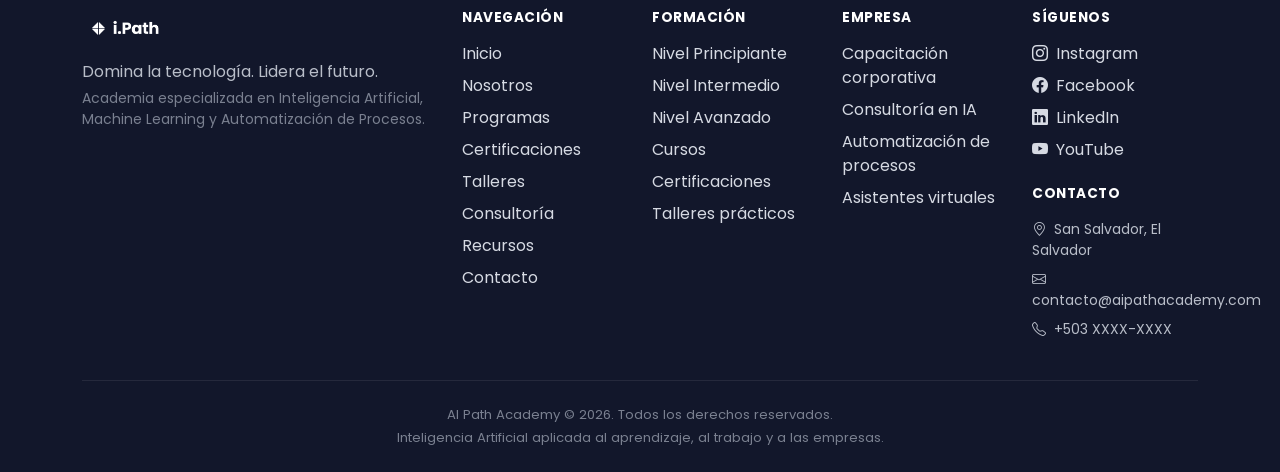
<file: blog/articulo-3.html>
<!DOCTYPE html>
<html lang="es">
<head>
<meta charset="UTF-8">
<meta name="viewport" content="width=device-width, initial-scale=1.0">
<title>¿Por dónde empezar a utilizar Inteligencia Artificial en una empresa? — Blog AI Path Academy</title>
<meta name="description" content="¿Por dónde empezar a utilizar Inteligencia Artificial en una empresa?">
<link rel="icon" type="image/png" href="../img/favicon-32.png">
<link rel="apple-touch-icon" href="../img/apple-touch-icon.png">
<link rel="preconnect" href="https://fonts.googleapis.com">
<link href="https://fonts.googleapis.com/css2?family=Poppins:ital,wght@0,300;0,400;0,500;0,600;0,700;1,400&display=swap" rel="stylesheet">
<link rel="stylesheet" href="../css/bootstrap.min.css">
<link rel="stylesheet" href="../css/bootstrap-icons.min.css">
<link rel="stylesheet" href="../css/styles.css">
</head>
<body><header>
  <nav class="navbar navbar-expand-lg navbar-dark bg-tinta navbar-aipath sticky-top">
    <div class="container">
      <a class="navbar-brand" href="../index.html">
        <img src="../img/logo-mono-negativo.png" alt="AI Path Academy">
      </a>
      <button class="navbar-toggler" type="button" data-bs-toggle="collapse" data-bs-target="#navMain" aria-controls="navMain" aria-expanded="false" aria-label="Abrir menú">
        <span class="navbar-toggler-icon"></span>
      </button>
      <div class="collapse navbar-collapse" id="navMain">
        <ul class="navbar-nav ms-auto align-items-lg-center">
          <li class="nav-item"><a class="nav-link" href="../index.html">Inicio</a></li>
          <li class="nav-item"><a class="nav-link" href="../nosotros.html">Nosotros</a></li>
          <li class="nav-item"><a class="nav-link" href="../portafolio.html">Portafolio</a></li>
          <li class="nav-item"><a class="nav-link" href="../faq.html">FAQ</a></li>
          <li class="nav-item"><a class="nav-link active" href="../blog/index.html">Blog</a></li>
          <li class="nav-item"><a class="nav-link" href="../contacto.html">Contacto</a></li>
          <li class="nav-item ms-lg-3 mt-2 mt-lg-0">
            <a class="btn btn-nav-cotizar" href="../cotizaciones.html"><i class="bi bi-calculator"></i><span>Cotizar</span></a>
          </li>
        </ul>
      </div>
    </div>
  </nav>
</header>

<main>
  <article class="py-5">
    <div class="container">
      <div class="row justify-content-center">
        <div class="col-lg-8">
          <p class="blog-meta mb-2"><i class="bi bi-tag me-1"></i>Primeros pasos</p>
          <h1 class="mb-4">¿Por dónde empezar a utilizar Inteligencia Artificial en una empresa?</h1>
          <img src="../img/blog-articulo-3.png" alt="¿Por dónde empezar a utilizar Inteligencia Artificial en una empresa?" class="img-fluid rounded-4 mb-4 w-100" style="max-height:360px;object-fit:cover;">

          <p class="text-secondary">La Inteligencia Artificial ya no es un tema exclusivo de las grandes empresas tecnológicas. También puede utilizarse en actividades cotidianas de una pequeña o mediana empresa, por ejemplo para organizar información, redactar documentos, analizar datos o automatizar tareas repetitivas.</p>
<p class="text-secondary">Sin embargo, comenzar a utilizar IA no significa incorporar todas las herramientas disponibles al mismo tiempo. Lo primero es identificar qué actividades consumen más tiempo y cuáles podrían realizarse de una manera más eficiente.</p>
<p class="text-secondary">Un buen punto de partida es elegir un proceso concreto. Puede ser la elaboración de reportes, la clasificación de información, la atención de preguntas frecuentes o alguna tarea administrativa que se repita con frecuencia. Después se puede evaluar qué herramienta se adapta mejor a esa necesidad y realizar una prueba pequeña antes de implementarla de forma general.</p>
<p class="text-secondary">También es importante capacitar a las personas que utilizarán estas herramientas. Una herramienta de IA puede ser útil, pero sus resultados deben revisarse y utilizarse de manera responsable. Por eso, la capacitación debe incluir no solo el uso de la herramienta, sino también criterios para revisar la información y proteger los datos.</p>
<p class="text-secondary">La adopción de Inteligencia Artificial puede comenzar con cambios pequeños. Identificar un problema, probar una solución, medir el resultado y aprender del proceso permite avanzar de una manera más ordenada. Con una ruta de aprendizaje adecuada, las organizaciones pueden pasar de conocer la IA a utilizarla como parte de sus procesos.</p>
<p class="text-secondary">La pregunta no debería ser solamente qué herramienta de IA utilizar, sino qué problema queremos resolver con ella. Ese cambio de enfoque puede ayudar a que la tecnología tenga un propósito real dentro de la empresa.</p>


          <hr class="my-5">
          <div class="d-flex justify-content-between flex-wrap gap-3">
            <a href="articulo-2.html" class="btn btn-outline-secondary"><i class="bi bi-arrow-left me-2"></i>Artículo anterior</a>
            <a href="index.html" class="btn btn-outline-secondary">Volver al blog</a>
          </div>
        </div>
      </div>
    </div>
  </article>
</main>
<footer class="footer-aipath pt-5 pb-4 mt-5">
    <div class="container">
      <div class="row gy-4">
        <div class="col-lg-4 col-md-12 mb-3">
          <img src="../img/logo-mono-negativo.png" alt="AI Path Academy" style="height:34px;" class="mb-3">
          <p class="mb-1">Domina la tecnología. Lidera el futuro.</p>
          <p class="small mb-0" style="color:#7A8090;">Academia especializada en Inteligencia Artificial, Machine Learning y Automatización de Procesos.</p>
        </div>
        <div class="col-lg-2 col-6">
          <h6>Navegación</h6>
          <ul class="list-unstyled">
            <li class="mb-2"><a href="../index.html">Inicio</a></li>
            <li class="mb-2"><a href="../nosotros.html">Nosotros</a></li>
            <li class="mb-2"><a href="../portafolio.html">Programas</a></li>
            <li class="mb-2"><a href="../faq.html">Certificaciones</a></li>
            <li class="mb-2"><a href="../portafolio.html#talleres">Talleres</a></li>
            <li class="mb-2"><a href="../portafolio.html#consultoria">Consultoría</a></li>
            <li class="mb-2"><a href="../blog/index.html">Recursos</a></li>
            <li class="mb-2"><a href="../contacto.html">Contacto</a></li>
          </ul>
        </div>
        <div class="col-lg-2 col-6">
          <h6>Formación</h6>
          <ul class="list-unstyled">
            <li class="mb-2"><a href="../portafolio.html#niveles">Nivel Principiante</a></li>
            <li class="mb-2"><a href="../portafolio.html#niveles">Nivel Intermedio</a></li>
            <li class="mb-2"><a href="../portafolio.html#niveles">Nivel Avanzado</a></li>
            <li class="mb-2"><a href="../portafolio.html#niveles">Cursos</a></li>
            <li class="mb-2"><a href="../faq.html">Certificaciones</a></li>
            <li class="mb-2"><a href="../portafolio.html#talleres">Talleres prácticos</a></li>
          </ul>
        </div>
        <div class="col-lg-2 col-6">
          <h6>Empresa</h6>
          <ul class="list-unstyled">
            <li class="mb-2"><a href="../portafolio.html#consultoria">Capacitación corporativa</a></li>
            <li class="mb-2"><a href="../portafolio.html#consultoria">Consultoría en IA</a></li>
            <li class="mb-2"><a href="../portafolio.html#consultoria">Automatización de procesos</a></li>
            <li class="mb-2"><a href="../portafolio.html#niveles">Asistentes virtuales</a></li>
          </ul>
        </div>
        <div class="col-lg-2 col-6">
          <h6>Síguenos</h6>
          <ul class="list-unstyled">
            <li class="mb-2"><a href="#"><i class="bi bi-instagram me-2"></i>Instagram</a></li>
            <li class="mb-2"><a href="#"><i class="bi bi-facebook me-2"></i>Facebook</a></li>
            <li class="mb-2"><a href="#"><i class="bi bi-linkedin me-2"></i>LinkedIn</a></li>
            <li class="mb-2"><a href="#"><i class="bi bi-youtube me-2"></i>YouTube</a></li>
          </ul>
          <h6 class="mt-4">Contacto</h6>
          <ul class="list-unstyled small">
            <li class="mb-2"><i class="bi bi-geo-alt me-2"></i>San Salvador, El Salvador</li>
            <li class="mb-2"><i class="bi bi-envelope me-2"></i>contacto@aipathacademy.com</li>
            <li class="mb-2"><i class="bi bi-telephone me-2"></i>+503 XXXX-XXXX</li>
          </ul>
        </div>
      </div>
      <div class="footer-bottom text-center pt-4 mt-4">
        <p class="mb-1">AI Path Academy &copy; 2026. Todos los derechos reservados.</p>
        <p class="mb-0">Inteligencia Artificial aplicada al aprendizaje, al trabajo y a las empresas.</p>
      </div>
    </div>
  </footer><script src="../js/bootstrap.bundle.min.js"></script>
<script src="../js/main.js"></script>
</body>
</html>
</file>
<file: css/styles.css>
/* ============================================================
   AI Path Academy — estilos de marca sobre Bootstrap 5
   Paleta y tipografia segun el Manual de Identidad (Sprint I)
   ============================================================ */

:root {
  --azul-path: #2563EB;
  --cian-path: #06B6D4;
  --tinta: #12172B;
  --coral-energia: #FF6B57;
  --gris-neutro: #8A93A6;
  --blanco: #FFFFFF;

  --bs-body-font-family: 'Poppins', 'Segoe UI', Arial, sans-serif;
  --bs-body-color: #2B2B2E;
  --bs-link-color: var(--azul-path);
  --bs-link-hover-color: var(--cian-path);
}

body {
  font-family: 'Poppins', 'Segoe UI', Arial, sans-serif;
  font-weight: 400;
}

h1, h2, h3, h4, h5, h6,
.navbar-brand, .btn {
  font-family: 'Poppins', 'Segoe UI', Arial, sans-serif;
  font-weight: 700;
}

.fw-medium { font-weight: 500 !important; }
.fw-light-note { font-weight: 300 !important; }

a { color: var(--azul-path); }
a:hover { color: var(--cian-path); }

/* ---------- Utilidades de color de marca ---------- */
.bg-tinta { background-color: var(--tinta) !important; }
.bg-azul-path { background-color: var(--azul-path) !important; }
.bg-cian-path { background-color: var(--cian-path) !important; }
.bg-coral { background-color: var(--coral-energia) !important; }
.text-azul-path { color: var(--azul-path) !important; }
.text-cian-path { color: var(--cian-path) !important; }
.text-coral { color: var(--coral-energia) !important; }
.text-gris-neutro { color: var(--gris-neutro) !important; }

.bg-gradient-brand {
  background: linear-gradient(115deg, var(--tinta) 0%, var(--tinta) 42%, var(--azul-path) 72%, var(--cian-path) 100%);
}

/* ---------- Botones de marca ---------- */
.btn-azul-path {
  background-color: var(--azul-path);
  border-color: var(--azul-path);
  color: var(--blanco);
}
.btn-azul-path:hover, .btn-azul-path:focus {
  background-color: #1d4fd1;
  border-color: #1d4fd1;
  color: var(--blanco);
}
.btn-outline-light-brand {
  background-color: transparent;
  border: 2px solid var(--blanco);
  color: var(--blanco);
}
.btn-outline-light-brand:hover {
  background-color: rgba(255,255,255,0.12);
  color: var(--blanco);
}
.btn-coral {
  background-color: var(--coral-energia);
  border-color: var(--coral-energia);
  color: var(--blanco);
}
.btn-coral:hover {
  background-color: #e85a46;
  border-color: #e85a46;
  color: var(--blanco);
}

/* ---------- Navbar Modernizada y Elegante ---------- */
.navbar-aipath {
  background: rgba(18, 23, 43, 0.90) !important;
  backdrop-filter: blur(16px);
  -webkit-backdrop-filter: blur(16px);
  border-bottom: 1px solid rgba(255, 255, 255, 0.08);
  padding: 0.9rem 0;
  transition: all 0.3s cubic-bezier(0.16, 1, 0.3, 1);
  z-index: 1040;
}

.navbar-aipath.scrolled {
  background: rgba(18, 23, 43, 0.98) !important;
  box-shadow: 0 10px 30px rgba(0, 0, 0, 0.4);
  padding: 0.65rem 0;
  border-bottom-color: rgba(6, 182, 212, 0.2);
}

.navbar-brand {
  display: inline-flex;
  align-items: center;
  padding: 0;
  transition: transform 0.25s ease;
}

.navbar-brand:hover {
  transform: translateY(-1px);
}

.navbar-brand img {
  height: 38px;
  width: auto;
  filter: drop-shadow(0 2px 8px rgba(0, 0, 0, 0.35));
  transition: filter 0.25s ease;
}

.navbar-brand:hover img {
  filter: drop-shadow(0 0 14px rgba(6, 182, 212, 0.5));
}

.navbar-aipath .navbar-nav {
  gap: 0.25rem;
}

.navbar-aipath .nav-link {
  color: #D6DAE3 !important;
  font-weight: 500;
  font-size: 0.95rem;
  padding: 0.55rem 0.95rem !important;
  border-radius: 8px;
  letter-spacing: 0.01em;
  transition: all 0.22s cubic-bezier(0.16, 1, 0.3, 1);
  position: relative;
  display: flex;
  align-items: center;
}

.navbar-aipath .nav-link:hover {
  color: #FFFFFF !important;
  background: rgba(255, 255, 255, 0.08);
  transform: translateY(-1px);
}

.navbar-aipath .nav-link.active {
  color: #FFFFFF !important;
  font-weight: 600;
  background: rgba(6, 182, 212, 0.12);
}

.navbar-aipath .nav-link.active::after {
  content: "";
  position: absolute;
  bottom: 4px;
  left: 50%;
  transform: translateX(-50%);
  width: 20px;
  height: 2.5px;
  background: var(--cian-path);
  border-radius: 3px;
  box-shadow: 0 0 10px var(--cian-path);
}

/* Boton de accion Cotizar */
.btn-nav-cotizar {
  background: linear-gradient(135deg, #2563EB 0%, #06B6D4 100%) !important;
  color: #FFFFFF !important;
  font-weight: 600;
  font-size: 0.92rem;
  padding: 0.55rem 1.35rem !important;
  border-radius: 50px;
  border: 1px solid rgba(255, 255, 255, 0.2);
  box-shadow: 0 4px 16px rgba(37, 99, 235, 0.35);
  display: inline-flex;
  align-items: center;
  justify-content: center;
  gap: 0.45rem;
  transition: all 0.25s ease;
  text-decoration: none;
}

.btn-nav-cotizar:hover {
  transform: translateY(-2px) scale(1.02);
  box-shadow: 0 8px 25px rgba(6, 182, 212, 0.55);
  color: #FFFFFF !important;
}

.btn-nav-cotizar:active {
  transform: translateY(0);
}

.btn-nav-cotizar.active {
  border-color: rgba(255, 255, 255, 0.7);
  box-shadow: 0 0 0 2px rgba(6, 182, 212, 0.4), 0 6px 20px rgba(37, 99, 235, 0.5);
}

/* Boton hamburguesa para movil */
.navbar-aipath .navbar-toggler {
  border: 1px solid rgba(255, 255, 255, 0.18);
  border-radius: 12px;
  padding: 0.5rem 0.75rem;
  background: rgba(255, 255, 255, 0.06);
  transition: all 0.2s ease;
}

.navbar-aipath .navbar-toggler:hover {
  background: rgba(255, 255, 255, 0.12);
  border-color: var(--cian-path);
}

.navbar-aipath .navbar-toggler:focus {
  box-shadow: 0 0 0 3px rgba(6, 182, 212, 0.35);
  outline: none;
}

.navbar-aipath .navbar-toggler-icon {
  background-image: url("data:image/svg+xml,%3csvg xmlns='http://www.w3.org/2000/svg' viewBox='0 0 30 30'%3e%3cpath stroke='rgba(255, 255, 255, 0.95)' stroke-linecap='round' stroke-miterlimit='10' stroke-width='2.2' d='M4 7h22M4 15h22M4 23h22'/%3e%3c/svg%3e");
}

/* Menu desplegable en movil y tablet (< 992px) */
@media (max-width: 991.98px) {
  .navbar-aipath .navbar-collapse {
    background: rgba(18, 23, 43, 0.98);
    backdrop-filter: blur(24px);
    -webkit-backdrop-filter: blur(24px);
    border: 1px solid rgba(255, 255, 255, 0.12);
    border-radius: 18px;
    padding: 1.25rem;
    margin-top: 1rem;
    box-shadow: 0 20px 48px rgba(0, 0, 0, 0.5);
  }
  
  .navbar-aipath .navbar-nav {
    gap: 0.35rem;
  }
  
  .navbar-aipath .nav-link {
    padding: 0.8rem 1.15rem !important;
    border-radius: 10px;
    font-size: 1rem;
  }
  
  .navbar-aipath .nav-link.active::after {
    display: none;
  }
  
  .navbar-aipath .nav-link.active {
    background: rgba(6, 182, 212, 0.18);
    border-left: 4px solid var(--cian-path);
    border-radius: 4px 10px 10px 4px;
    padding-left: 1rem !important;
  }
  
  .btn-nav-cotizar {
    width: 100%;
    margin-top: 0.85rem;
    padding: 0.8rem 1.25rem !important;
    font-size: 1rem;
  }
}

/* ---------- Hero ---------- */
.hero-section {
  padding: 5.5rem 0 6rem;
}
.hero-badge {
  display: inline-block;
  background-color: var(--coral-energia);
  color: var(--blanco);
  font-size: .75rem;
  font-weight: 700;
  letter-spacing: .04em;
  padding: .35rem .9rem;
  border-radius: 20px;
}
.hero-title {
  font-size: clamp(2rem, 4.5vw, 3.2rem);
  line-height: 1.15;
  color: var(--blanco);
}
.hero-title .accent { color: var(--cian-path); }
.hero-lead {
  color: #D6DAE3;
  font-size: 1.1rem;
  max-width: 42rem;
}

/* ---------- Tarjetas ---------- */
.card-brand {
  border: none;
  border-left: 5px solid var(--azul-path);
  background-color: #F5F6F8;
  border-radius: .5rem;
  transition: transform .15s ease, box-shadow .15s ease;
}
.card-brand:hover {
  transform: translateY(-3px);
  box-shadow: 0 .75rem 1.5rem rgba(18,23,43,.08);
}
.card-brand.accent-cian { border-left-color: var(--cian-path); }
.card-brand.accent-coral { border-left-color: var(--coral-energia); }

.icon-tile {
  width: 3.25rem;
  height: 3.25rem;
  border-radius: .65rem;
  display: inline-flex;
  align-items: center;
  justify-content: center;
  font-size: 1.4rem;
  color: var(--blanco);
}

/* ---------- Secciones ---------- */
.section-title {
  position: relative;
  padding-bottom: .6rem;
  margin-bottom: 1.75rem;
}
.section-title::after {
  content: "";
  position: absolute;
  left: 0; bottom: 0;
  width: 56px; height: 4px;
  background-color: var(--coral-energia);
  border-radius: 2px;
}
.section-title.text-center::after {
  left: 50%; transform: translateX(-50%);
}
.section-eyebrow {
  color: var(--azul-path);
  font-weight: 600;
  letter-spacing: .03em;
  font-size: .85rem;
}

.bg-soft { background-color: #F5F6F8; }

/* ---------- FAQ (accordion) ---------- */
.accordion-button:not(.collapsed) {
  background-color: #EAF0FE;
  color: var(--tinta);
  box-shadow: none;
}
.accordion-button:focus { box-shadow: none; border-color: var(--azul-path); }
.accordion-button::after { filter: none; }

/* ---------- Testimonios ---------- */
.testimonial-card {
  max-width: 640px;
  margin: 0 auto;
  text-align: center;
}
.testimonial-avatar {
  width: 72px; height: 72px;
  border-radius: 50%;
  object-fit: cover;
  margin: 0 auto 1rem;
}
.testimonial-quote {
  font-size: 1.15rem;
  font-style: italic;
  color: var(--tinta);
}

/* ---------- Blog ---------- */
.blog-card img { height: 200px; object-fit: cover; }
.blog-meta { font-size: .82rem; color: var(--gris-neutro); }

/* ---------- Footer ---------- */
.footer-aipath { background-color: var(--tinta); color: #B9BEC9; }
.footer-aipath a { color: #D6DAE3; text-decoration: none; }
.footer-aipath a:hover { color: var(--cian-path); }
.footer-aipath h6 {
  color: var(--blanco);
  font-size: .85rem;
  letter-spacing: .04em;
  text-transform: uppercase;
  margin-bottom: 1rem;
}
.footer-bottom {
  border-top: 1px solid rgba(255,255,255,0.08);
  font-size: .82rem;
  color: #7A8090;
}

/* ---------- Formulario de contacto ---------- */
.form-control:focus, .form-select:focus {
  border-color: var(--azul-path);
  box-shadow: 0 0 0 .25rem rgba(37,99,235,.15);
}

/* ---------- Gallery ---------- */
.gallery-item img {
  border-radius: .5rem;
  width: 100%;
  height: 220px;
  object-fit: cover;
}

/* ---------- Badges de nivel ---------- */
.badge-nivel {
  font-weight: 600;
  padding: .45em .75em;
}

/* ============================================================
   MEJORAS v2 — headers degradados, color, paquetes, proyectos,
   suscripciones, casos de exito, video e imagenes traslucidas
   ============================================================ */

/* ---------- Header de pagina: degradado azul -> blanco ---------- */
.page-header {
  position: relative;
  overflow: hidden;
  padding: 4.5rem 0 5rem;
  background: linear-gradient(100deg, #1E3A8A 0%, #2563EB 38%, #7DB1FF 72%, #FFFFFF 100%);
  color: var(--blanco);
}
.page-header::before {
  content: "";
  position: absolute;
  right: 3%; top: 50%;
  width: 380px; height: 380px;
  transform: translateY(-50%);
  background: url("../img/isotipo.png") center/contain no-repeat;
  opacity: .16;
  pointer-events: none;
}
.page-header::after {
  content: "";
  position: absolute; inset: 0;
  background: url("../img/gallery-textura.png") center/cover;
  opacity: .08;
  mix-blend-mode: soft-light;
  pointer-events: none;
}
.page-header .container { position: relative; z-index: 1; }
.page-header h1 {
  max-width: 34rem;
  line-height: 1.2;
  text-shadow: 0 2px 14px rgba(18,23,43,.25);
}
.page-header .page-lead { max-width: 32rem; color: rgba(255,255,255,.9); }
@media (max-width: 767.98px) {
  .page-header { background: linear-gradient(180deg, #1E3A8A 0%, #2563EB 62%, #BBD4FF 100%); padding-bottom: 4rem; }
  .page-header::before { width: 220px; height: 220px; right: -40px; top: 75%; }
}

/* ---------- Imagenes traslucidas ---------- */
.has-ghost { position: relative; overflow: hidden; }
.has-ghost > .container { position: relative; z-index: 1; }
.has-ghost::before {
  content: "";
  position: absolute;
  width: 420px; height: 420px;
  background: var(--ghost) center/contain no-repeat;
  opacity: .09;
  pointer-events: none;
  animation: floaty 9s ease-in-out infinite;
}
.ghost-right::before { right: -90px; top: 10%; }
.ghost-left::before  { left: -110px; bottom: -40px; }
.ghost-photo::before { background-size: cover; border-radius: 50%; width: 520px; height: 520px; opacity: .12; }
@keyframes floaty { 0%,100% { transform: translateY(0) rotate(0); } 50% { transform: translateY(-16px) rotate(2deg); } }

/* ---------- Secciones con color ---------- */
.section-azul  { background: linear-gradient(180deg, #EAF1FF 0%, #F6F9FF 100%); }
.section-cian  { background: linear-gradient(180deg, #E4F8FC 0%, #F5FCFE 100%); }
.section-coral { background: linear-gradient(180deg, #FFF0ED 0%, #FFF9F8 100%); }
.section-dark  { background: linear-gradient(120deg, var(--tinta) 0%, #1B2550 60%, #1D3E8F 100%); color: var(--blanco); }
.section-dark .section-title { color: var(--blanco); }
.section-dark .text-secondary { color: #C3C9D8 !important; }

/* Tarjetas de nivel con color */
.level-card {
  border: 0; border-radius: 1rem; color: var(--blanco);
  position: relative; overflow: hidden;
  transition: transform .2s ease, box-shadow .2s ease;
}
.level-card:hover { transform: translateY(-6px); box-shadow: 0 1.2rem 2rem rgba(37,99,235,.25); }
.level-card .level-num {
  position: absolute; right: 1rem; top: -.4rem;
  font-size: 5.5rem; font-weight: 700; opacity: .16; line-height: 1;
}
.level-card.lv1 { background: linear-gradient(135deg, #2563EB, #4F8BFF); }
.level-card.lv2 { background: linear-gradient(135deg, #0891B2, #06B6D4); }
.level-card.lv3 { background: linear-gradient(135deg, #F0503C, #FF8A6B); }
.level-card p { color: rgba(255,255,255,.92); }
.level-card .badge { background: rgba(255,255,255,.22) !important; }

/* ---------- Proyectos destacados ---------- */
.project-card {
  border: 0; border-radius: 1rem; overflow: hidden;
  box-shadow: 0 .5rem 1.25rem rgba(18,23,43,.08);
  transition: transform .2s ease, box-shadow .2s ease;
  background: var(--blanco);
}
.project-card:hover { transform: translateY(-6px); box-shadow: 0 1.2rem 2rem rgba(18,23,43,.16); }
.project-card .project-img { height: 210px; width: 100%; object-fit: cover; transition: transform .5s ease; }
.project-card:hover .project-img { transform: scale(1.06); }
.project-card .project-thumb { overflow: hidden; position: relative; }
.project-tag {
  position: absolute; left: 1rem; top: 1rem; z-index: 2;
  background: var(--coral-energia); color: var(--blanco);
  font-size: .72rem; font-weight: 600; padding: .3rem .75rem; border-radius: 20px;
}
.project-metrics { display: flex; gap: 1.25rem; border-top: 1px solid #E8EBF2; padding-top: .9rem; margin-top: 1rem; }
.project-metrics strong { display: block; color: var(--azul-path); font-size: 1.15rem; }
.project-metrics span { font-size: .75rem; color: var(--gris-neutro); }

/* ---------- Paquetes / suscripciones (precios) ---------- */
.price-card {
  border: 2px solid transparent; border-radius: 1.1rem; background: var(--blanco);
  box-shadow: 0 .5rem 1.25rem rgba(18,23,43,.07);
  transition: transform .2s ease, box-shadow .2s ease;
  position: relative; height: 100%;
}
.price-card:hover { transform: translateY(-6px); box-shadow: 0 1.2rem 2rem rgba(37,99,235,.2); }
.price-card.featured { border-color: var(--azul-path); transform: scale(1.03); }
.price-card.featured:hover { transform: scale(1.03) translateY(-6px); }
.price-card .price-head { border-radius: 1rem 1rem 0 0; padding: 1.5rem; color: var(--blanco); }
.price-head.ph-azul  { background: linear-gradient(135deg, #2563EB, #4F8BFF); }
.price-head.ph-cian  { background: linear-gradient(135deg, #0891B2, #06B6D4); }
.price-head.ph-coral { background: linear-gradient(135deg, #F0503C, #FF8A6B); }
.price-head.ph-tinta { background: linear-gradient(135deg, #12172B, #1D3E8F); }
.price-amount { font-size: 2.4rem; font-weight: 700; line-height: 1; }
.price-amount small { font-size: .85rem; font-weight: 400; opacity: .85; }
.price-card ul { list-style: none; padding: 0; margin: 0; }
.price-card li { display: flex; gap: .6rem; padding: .35rem 0; font-size: .93rem; color: #4B5160; }
.price-card li i { color: var(--cian-path); }
.price-card li.off { color: #AEB4C2; text-decoration: line-through; }
.price-card li.off i { color: #C9CEDA; }
.ribbon {
  position: absolute; top: -.8rem; left: 50%; transform: translateX(-50%);
  background: var(--coral-energia); color: var(--blanco); font-size: .72rem; font-weight: 700;
  padding: .3rem 1rem; border-radius: 20px; letter-spacing: .04em; z-index: 2; white-space: nowrap;
}
.billing-toggle { display: inline-flex; background: #E3EAFB; border-radius: 40px; padding: .3rem; }
.billing-toggle button {
  border: 0; background: transparent; padding: .5rem 1.4rem; border-radius: 40px;
  font-weight: 600; font-size: .9rem; color: var(--tinta); transition: all .2s ease;
}
.billing-toggle button.active { background: var(--azul-path); color: var(--blanco); box-shadow: 0 4px 12px rgba(37,99,235,.35); }
.save-chip { background: #FFE3DE; color: #C2402E; font-size: .7rem; font-weight: 700; padding: .15rem .5rem; border-radius: 10px; margin-left: .35rem; }

/* ---------- Casos de exito ---------- */
.case-card {
  border: 0; border-radius: 1rem; background: var(--blanco); padding: 1.75rem; height: 100%;
  border-top: 5px solid var(--azul-path);
  box-shadow: 0 .5rem 1.25rem rgba(18,23,43,.07);
  transition: transform .2s ease;
}
.case-card:hover { transform: translateY(-5px); }
.case-card.cc-cian  { border-top-color: var(--cian-path); }
.case-card.cc-coral { border-top-color: var(--coral-energia); }
.case-stat { font-size: 2.6rem; font-weight: 700; line-height: 1; color: var(--azul-path); }
.cc-cian .case-stat { color: #0891B2; }
.cc-coral .case-stat { color: #E8503B; }
.case-sector { font-size: .75rem; font-weight: 600; letter-spacing: .05em; text-transform: uppercase; color: var(--gris-neutro); }
.stat-band .stat-item { text-align: center; padding: 1rem; }
.stat-band .stat-num { font-size: 2.6rem; font-weight: 700; color: var(--cian-path); line-height: 1; }
.stat-band .stat-lbl { font-size: .88rem; color: #C3C9D8; }

/* ---------- Video ---------- */
.video-frame {
  position: relative; border-radius: 1.1rem; overflow: hidden; aspect-ratio: 16 / 9;
  box-shadow: 0 1.5rem 3rem rgba(18,23,43,.3); background: #000;
}
.video-frame img, .video-frame iframe { position: absolute; inset: 0; width: 100%; height: 100%; object-fit: cover; border: 0; }
.video-frame .play-btn {
  position: absolute; left: 50%; top: 50%; transform: translate(-50%,-50%);
  width: 86px; height: 86px; border-radius: 50%; border: 0;
  background: rgba(255,255,255,.92); color: var(--azul-path); font-size: 2.6rem;
  display: flex; align-items: center; justify-content: center;
  box-shadow: 0 0 0 0 rgba(255,255,255,.6); animation: pulse 2s infinite;
  transition: transform .2s ease;
}
.video-frame .play-btn:hover { transform: translate(-50%,-50%) scale(1.1); }
.video-frame::after { content: ""; position: absolute; inset: 0; background: linear-gradient(180deg, rgba(18,23,43,0) 40%, rgba(18,23,43,.55)); pointer-events: none; }
.video-frame.playing::after { display: none; }
@keyframes pulse { 0% { box-shadow: 0 0 0 0 rgba(255,255,255,.55); } 70% { box-shadow: 0 0 0 24px rgba(255,255,255,0); } 100% { box-shadow: 0 0 0 0 rgba(255,255,255,0); } }
.video-list .video-item { display: flex; gap: .9rem; align-items: center; padding: .8rem; border-radius: .8rem; cursor: pointer; border: 0; background: transparent; text-align: left; width: 100%; transition: background .2s ease; color: inherit; }
.video-list .video-item:hover, .video-list .video-item.active { background: rgba(255,255,255,.12); }
.video-list .video-item i { font-size: 1.8rem; color: var(--cian-path); }

/* ---------- Cotizador ---------- */
.quote-card { border: 0; border-radius: 1.1rem; box-shadow: 0 1rem 2.5rem rgba(37,99,235,.14); }
.quote-summary { background: linear-gradient(160deg, #12172B, #1D3E8F); color: var(--blanco); border-radius: 1.1rem; position: sticky; top: 90px; }
.quote-total { font-size: 2.8rem; font-weight: 700; color: var(--cian-path); line-height: 1; }
.quote-line { display: flex; justify-content: space-between; padding: .45rem 0; border-bottom: 1px dashed rgba(255,255,255,.18); font-size: .92rem; }

/* ---------- Animacion de aparicion ---------- */
.reveal { opacity: 0; transform: translateY(24px); transition: opacity .6s ease, transform .6s ease; }
.reveal.in { opacity: 1; transform: none; }
@media (prefers-reduced-motion: reduce) { .reveal { opacity: 1; transform: none; transition: none; } .has-ghost::before, .play-btn { animation: none; } }

/* ============================================================
   SISTEMA DE RESPONSIVIDAD INTEGRAL (Mobile / Tablet / Desktop)
   ============================================================ */

/* Prevención de desbordamiento horizontal en todo el sitio */
html, body {
  max-width: 100vw;
  overflow-x: hidden;
  scroll-behavior: smooth;
}

img, video, iframe {
  max-width: 100%;
}

/* Ajustes para tabletas y móviles (< 992px) */
@media (max-width: 991.98px) {
  .hero-section {
    padding: 3.5rem 0 4.5rem;
    text-align: center;
  }

  .hero-title {
    font-size: clamp(2rem, 5.5vw, 2.8rem);
  }

  .hero-lead {
    font-size: 1rem;
    margin-left: auto;
    margin-right: auto;
  }

  .hero-section .d-flex {
    justify-content: center;
  }

  /* Evitar que la tarjeta destacada cause overflow o desalineación en pantallas medianas/chicas */
  .price-card.featured {
    transform: none !important;
  }

  .quote-summary {
    position: static !important;
    margin-top: 1.5rem;
  }

  .page-header {
    padding: 3.5rem 0 4rem;
    text-align: center;
  }

  .page-header h1 {
    font-size: clamp(1.8rem, 5.5vw, 2.5rem);
    margin: 0 auto;
  }

  .page-header .page-lead {
    margin: 0.75rem auto 0;
  }

  .page-header::before {
    display: none;
  }

  /* Ajuste de sección video */
  .video-frame {
    margin-bottom: 1.5rem;
  }
}

/* Ajustes para móviles (< 576px) */
@media (max-width: 575.98px) {
  .container {
    padding-left: 1.15rem;
    padding-right: 1.15rem;
  }

  .section-title {
    font-size: 1.65rem;
  }

  .hero-title {
    font-size: 2rem;
  }

  .hero-badge {
    font-size: 0.7rem;
    padding: 0.3rem 0.75rem;
  }

  .btn-lg {
    padding: 0.65rem 1.25rem;
    font-size: 1rem;
    width: 100%;
  }

  .hero-section .d-flex {
    flex-direction: column;
    width: 100%;
  }

  .stat-band .stat-num {
    font-size: 1.9rem;
  }

  .stat-band .stat-lbl {
    font-size: 0.78rem;
  }

  .stat-band .stat-item {
    padding: 0.5rem 0.2rem;
  }

  .video-frame .play-btn {
    width: 60px;
    height: 60px;
    font-size: 1.8rem;
  }

  .price-amount {
    font-size: 2rem;
  }

  .quote-card {
    padding: 1.5rem 1.15rem !important;
  }

  .quote-summary {
    padding: 1.5rem 1.15rem !important;
  }

  .quote-total {
    font-size: 2.2rem;
  }

  .testimonial-avatar {
    width: 58px;
    height: 58px;
  }

  .testimonial-quote {
    font-size: 1rem;
  }

  .billing-toggle button {
    padding: 0.4rem 0.95rem;
    font-size: 0.82rem;
  }

  /* Asegurar que las fuentes de inputs en iOS no provoquen zoom indeseado */
  .form-control, .form-select {
    font-size: 16px;
  }
}
</file>
